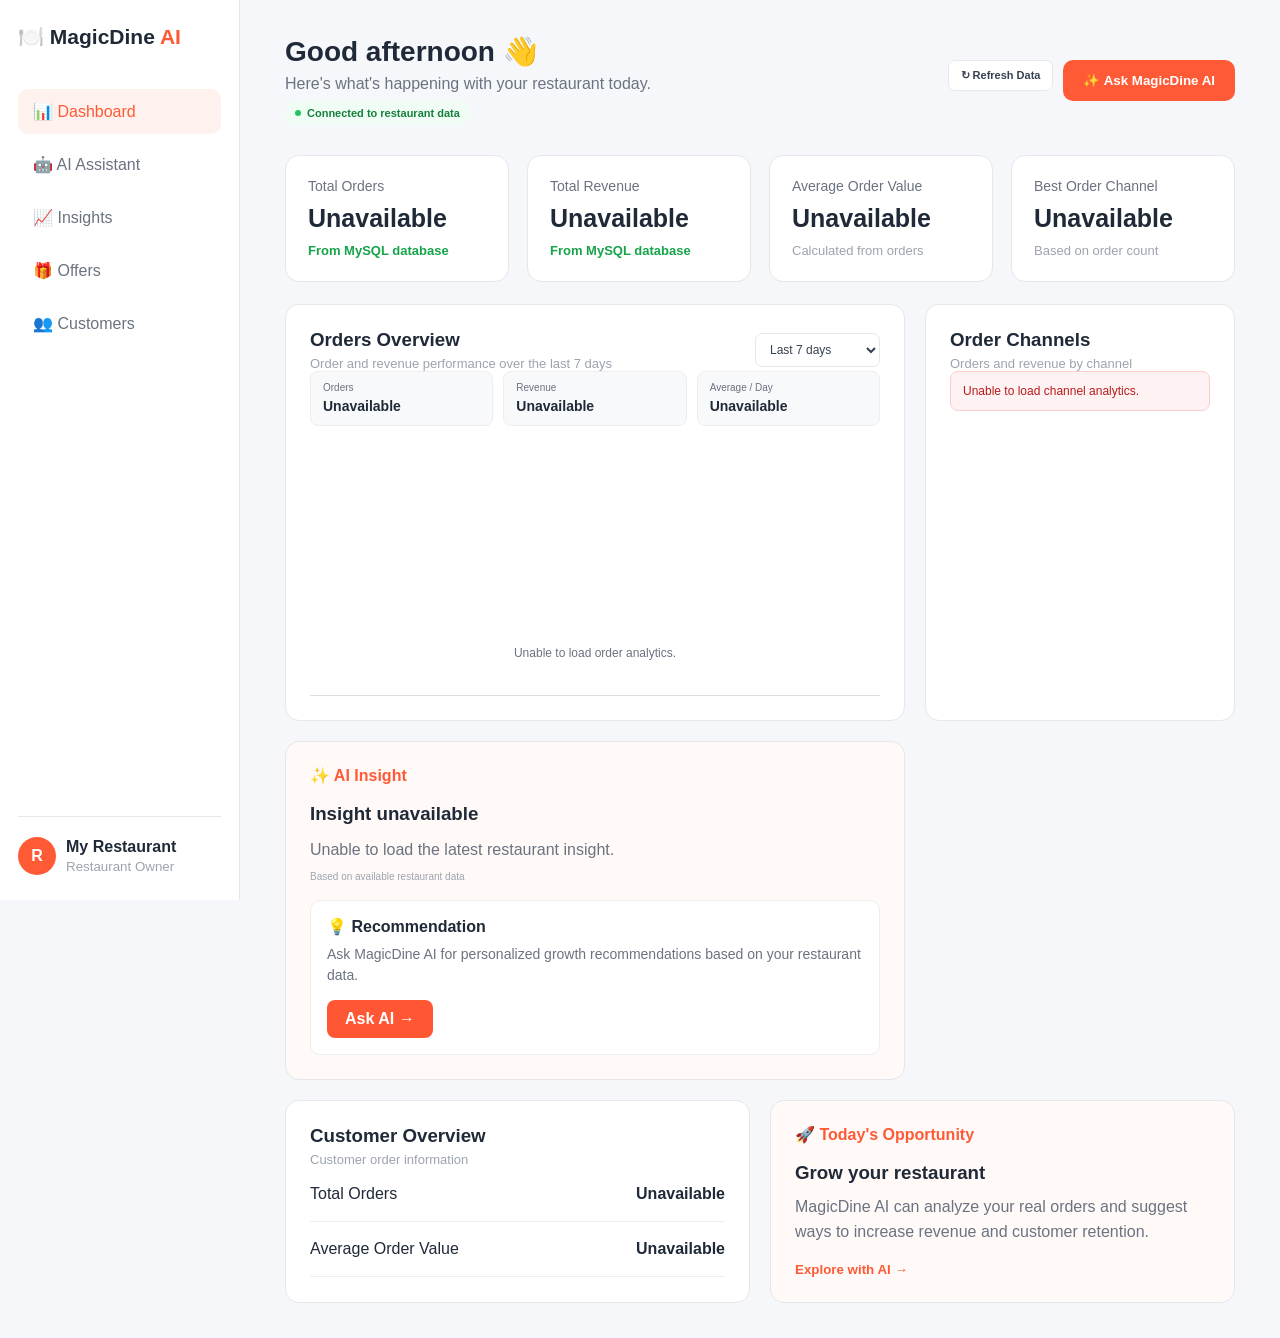
<file: frontend/index.html>
<!DOCTYPE html>
<html lang="en">

<head>

    <meta charset="UTF-8">

    <meta
        name="viewport"
        content="width=device-width, initial-scale=1.0"
    >

    <title>MagicDine AI</title>

    <link
        rel="stylesheet"
        href="style.css"
    >

    <style>

        /* ==========================================
           DASHBOARD ENHANCEMENTS
        =========================================== */

        .dashboard-status {
            display: inline-flex;
            align-items: center;
            gap: 6px;
            padding: 6px 10px;
            margin-top: 8px;
            border-radius: 20px;
            background: #f0fdf4;
            color: #15803d;
            font-size: 11px;
            font-weight: 600;
        }

        .dashboard-status-dot {
            width: 6px;
            height: 6px;
            border-radius: 50%;
            background: #22c55e;
        }

        .stat-card {
            transition: 0.2s ease;
        }

        .stat-card:hover {
            transform: translateY(-2px);
        }

        .stat-card h2 {
            min-height: 28px;
        }

        .card-header {
            gap: 15px;
        }

        #orderPeriod {
            min-width: 125px;
            padding: 8px 10px;
            border: 1px solid #e5e7eb;
            border-radius: 7px;
            background: #ffffff;
            color: #374151;
            font-size: 12px;
            outline: none;
            cursor: pointer;
        }

        #orderPeriod:focus {
            border-color: #ff5733;
        }

        .dashboard-chart-summary {
            display: grid;
            grid-template-columns: repeat(3, 1fr);
            gap: 10px;
            margin-bottom: 15px;
        }

        .chart-summary-item {
            padding: 10px 12px;
            border: 1px solid #eeeeee;
            border-radius: 8px;
            background: #f8f9fb;
        }

        .chart-summary-item span {
            display: block;
            margin-bottom: 4px;
            color: #6b7280;
            font-size: 10px;
        }

        .chart-summary-item strong {
            color: #1f2937;
            font-size: 14px;
        }

        .channel-item {
            margin-bottom: 14px;
        }

        .channel-header {
            display: flex;
            align-items: center;
            justify-content: space-between;
            gap: 10px;
            margin-bottom: 7px;
        }

        .channel-header span {
            color: #374151;
            font-size: 12px;
            font-weight: 600;
        }

        .channel-header strong {
            color: #1f2937;
            font-size: 11px;
        }

        .channel-bar {
            width: 100%;
            height: 7px;
            overflow: hidden;
            border-radius: 10px;
            background: #eeeeee;
        }

        .channel-bar-fill {
            height: 100%;
            border-radius: 10px;
            background: #ff5733;
            transition: width 0.4s ease;
        }

        .channel-percentage {
            margin-top: 4px;
            color: #9ca3af;
            font-size: 10px;
            text-align: right;
        }

        .dashboard-insight-meta {
            margin-top: 8px;
            color: #9ca3af;
            font-size: 10px;
        }

        .recommendation {
            margin-top: 18px;
        }

        .recommendation strong {
            display: block;
            margin-bottom: 6px;
        }

        .recommendation p {
            line-height: 1.5;
        }

        .dashboard-error {
            padding: 12px;
            border: 1px solid #fecaca;
            border-radius: 8px;
            background: #fef2f2;
            color: #b91c1c;
            font-size: 12px;
        }

        .customer-row {
            display: flex;
            align-items: center;
            justify-content: space-between;
            gap: 15px;
        }

        .customer-row strong {
            color: #1f2937;
        }

        .opportunity {
            position: relative;
            overflow: hidden;
        }

        .opportunity button {
            cursor: pointer;
        }

        .dashboard-refresh {
            padding: 8px 12px;
            border: 1px solid #e5e7eb;
            border-radius: 7px;
            background: #ffffff;
            color: #374151;
            font-size: 11px;
            font-weight: 600;
            cursor: pointer;
        }

        .dashboard-refresh:hover {
            background: #f8f9fb;
        }

        .topbar-actions {
            display: flex;
            align-items: flex-start;
            gap: 10px;
        }

        .chart-empty {
            padding: 35px 15px;
            text-align: center;
            color: #6b7280;
            font-size: 12px;
        }

        /* ==========================================
           RESPONSIVE
        =========================================== */

        @media (max-width: 900px) {

            .dashboard-chart-summary {
                grid-template-columns: 1fr;
            }

            .topbar-actions {
                align-items: flex-end;
                flex-direction: column;
            }

        }

        @media (max-width: 650px) {

            .topbar-actions {
                width: 100%;
                align-items: stretch;
            }

            .dashboard-refresh {
                width: 100%;
            }

            .card-header {
                align-items: flex-start;
                flex-direction: column;
            }

            #orderPeriod {
                width: 100%;
            }

            .channel-header {
                align-items: flex-start;
                flex-direction: column;
            }

        }

    </style>

</head>


<body>


    <!-- ==========================================
         SIDEBAR
    =========================================== -->

    <aside class="sidebar">

        <div class="logo">
            🍽️ MagicDine <span>AI</span>
        </div>


        <nav>

            <a
                class="active"
                href="index.html"
            >
                📊 Dashboard
            </a>


            <a href="assistant.html">
                🤖 AI Assistant
            </a>


            <a href="insights.html">
                📈 Insights
            </a>


            <a href="offers.html">
                🎁 Offers
            </a>


            <a href="customers.html">
                👥 Customers
            </a>

        </nav>


        <div class="restaurant">

            <div class="restaurant-icon">
                R
            </div>


            <div>

                <strong>
                    My Restaurant
                </strong>

                <small>
                    Restaurant Owner
                </small>

            </div>

        </div>

    </aside>


    <!-- ==========================================
         MAIN CONTENT
    =========================================== -->

    <main class="main">


        <!-- ======================================
             HEADER
        ======================================= -->

        <header class="topbar">


            <div>

                <h1>
                    Good afternoon 👋
                </h1>


                <p>
                    Here's what's happening with your restaurant today.
                </p>


                <div class="dashboard-status">

                    <span class="dashboard-status-dot"></span>

                    Connected to restaurant data

                </div>

            </div>


            <div class="topbar-actions">

                <button
                    type="button"
                    class="dashboard-refresh"
                    onclick="refreshDashboard()"
                >
                    ↻ Refresh Data
                </button>


                <button
                    type="button"
                    class="ai-button"
                    onclick="window.location.href='assistant.html'"
                >
                    ✨ Ask MagicDine AI
                </button>

            </div>


        </header>


        <!-- ======================================
             STATISTICS
        ======================================= -->

        <section class="stats">


            <!-- TOTAL ORDERS -->

            <div class="stat-card">

                <p>
                    Total Orders
                </p>


                <h2 id="totalOrders">
                    Loading...
                </h2>


                <span class="positive">
                    From MySQL database
                </span>

            </div>


            <!-- TOTAL REVENUE -->

            <div class="stat-card">

                <p>
                    Total Revenue
                </p>


                <h2 id="totalRevenue">
                    Loading...
                </h2>


                <span class="positive">
                    From MySQL database
                </span>

            </div>


            <!-- AVERAGE ORDER VALUE -->

            <div class="stat-card">

                <p>
                    Average Order Value
                </p>


                <h2 id="averageOrderValue">
                    Loading...
                </h2>


                <span>
                    Calculated from orders
                </span>

            </div>


            <!-- BEST CHANNEL -->

            <div class="stat-card">

                <p>
                    Best Order Channel
                </p>


                <h2 id="bestChannel">
                    Loading...
                </h2>


                <span>
                    Based on order count
                </span>

            </div>


        </section>


        <!-- ======================================
             DASHBOARD GRID
        ======================================= -->

        <section class="dashboard-grid">


            <!-- ==================================
                 ORDERS CHART
            =================================== -->

            <div class="card large-card">


                <div class="card-header">

                    <div>

                        <h3>
                            Orders Overview
                        </h3>


                        <p id="orderPeriodDescription">
                            Order performance over the last 7 days
                        </p>

                    </div>


                    <select id="orderPeriod">

                        <option value="7">
                            Last 7 days
                        </option>


                        <option value="30">
                            Last 30 days
                        </option>

                    </select>

                </div>


                <!-- CHART SUMMARY -->

                <div
                    id="dashboardChartSummary"
                    class="dashboard-chart-summary"
                >

                    <div class="chart-summary-item">

                        <span>
                            Orders
                        </span>

                        <strong id="chartOrderCount">
                            Loading...
                        </strong>

                    </div>


                    <div class="chart-summary-item">

                        <span>
                            Revenue
                        </span>

                        <strong id="chartRevenue">
                            Loading...
                        </strong>

                    </div>


                    <div class="chart-summary-item">

                        <span>
                            Average / Day
                        </span>

                        <strong id="chartAverage">
                            Loading...
                        </strong>

                    </div>

                </div>


                <!-- REAL ORDER ANALYTICS -->

                <div
                    class="chart"
                    id="ordersChart"
                >

                    <div class="chart-empty">
                        Loading order analytics...
                    </div>

                </div>


            </div>


            <!-- ==================================
                 ORDER CHANNEL ANALYTICS
            =================================== -->

            <div class="card channel-card">


                <div class="card-header">

                    <div>

                        <h3>
                            Order Channels
                        </h3>

                        <p>
                            Orders and revenue by channel
                        </p>

                    </div>

                </div>


                <div id="channelAnalytics">

                    <div class="chart-empty">
                        Loading channel analytics...
                    </div>

                </div>


            </div>


            <!-- ==================================
                 DYNAMIC AI INSIGHT
            =================================== -->

            <div class="card insight-card">


                <div class="ai-title">
                    ✨ AI Insight
                </div>


                <h3 id="dashboardInsightTitle">
                    Loading insight...
                </h3>


                <p id="dashboardInsightDescription">
                    MagicDine AI is analyzing your real
                    restaurant order data.
                </p>


                <div class="dashboard-insight-meta">
                    Based on available restaurant data
                </div>


                <!-- RECOMMENDATION -->

                <div class="recommendation">


                    <strong>
                        💡 Recommendation
                    </strong>


                    <p>
                        Ask MagicDine AI for personalized
                        growth recommendations based on
                        your restaurant data.
                    </p>


                    <a
                        href="assistant.html"
                        class="ai-action-button"
                    >
                        Ask AI →
                    </a>


                </div>


            </div>


        </section>


        <!-- ======================================
             BOTTOM SECTION
        ======================================= -->

        <section class="bottom-grid">


            <!-- ==================================
                 CUSTOMER OVERVIEW
            =================================== -->

            <div class="card">


                <div class="card-header">

                    <div>

                        <h3>
                            Customer Overview
                        </h3>


                        <p>
                            Customer order information
                        </p>

                    </div>

                </div>


                <div class="customer-row">

                    <span>
                        Total Orders
                    </span>


                    <strong id="customerOrders">
                        Loading...
                    </strong>

                </div>


                <div class="customer-row">

                    <span>
                        Average Order Value
                    </span>


                    <strong id="customerAOV">
                        Loading...
                    </strong>

                </div>


            </div>


            <!-- ==================================
                 OPPORTUNITY
            =================================== -->

            <div class="card opportunity">


                <div class="ai-title">
                    🚀 Today's Opportunity
                </div>


                <h3>
                    Grow your restaurant
                </h3>


                <p>
                    MagicDine AI can analyze your real
                    orders and suggest ways to increase
                    revenue and customer retention.
                </p>


                <button
                    type="button"
                    onclick="window.location.href='assistant.html'"
                >
                    Explore with AI →
                </button>


            </div>


        </section>


    </main>


    <!-- ==========================================
         DASHBOARD JAVASCRIPT
    =========================================== -->

    <script>


        // ==========================================
        // API BASE URL
        // ==========================================

        const API_BASE =
            "https://magic-dine-restaurant-ai.onrender.com";


        // ==========================================
        // FORMAT CURRENCY
        // ==========================================

        function formatCurrency(value) {

            return "₹" +
                Number(value || 0)
                    .toLocaleString(
                        "en-IN",
                        {
                            maximumFractionDigits: 0
                        }
                    );

        }


        // ==========================================
        // ESCAPE HTML
        // ==========================================

        function escapeHtml(value) {

            return String(value ?? "")
                .replace(/&/g, "&amp;")
                .replace(/</g, "&lt;")
                .replace(/>/g, "&gt;")
                .replace(/"/g, "&quot;")
                .replace(/'/g, "&#039;");

        }


        // ==========================================
        // LOAD REAL METRICS
        // ==========================================

        async function loadDashboardMetrics() {

            try {

                const response =
                    await fetch(
                        `${API_BASE}/metrics`
                    );


                if (!response.ok) {

                    throw new Error(
                        `Backend returned ${response.status}`
                    );

                }


                const data =
                    await response.json();


                // ======================================
                // TOP DASHBOARD CARDS
                // ======================================

                document.getElementById(
                    "totalOrders"
                ).textContent =
                    Number(
                        data.total_orders || 0
                    );


                document.getElementById(
                    "totalRevenue"
                ).textContent =
                    formatCurrency(
                        data.total_revenue
                    );


                document.getElementById(
                    "averageOrderValue"
                ).textContent =
                    formatCurrency(
                        data.average_order_value
                    );


                document.getElementById(
                    "bestChannel"
                ).textContent =
                    data.best_channel ||
                    "No data";


                // ======================================
                // CUSTOMER OVERVIEW
                // ======================================

                document.getElementById(
                    "customerOrders"
                ).textContent =
                    Number(
                        data.total_orders || 0
                    );


                document.getElementById(
                    "customerAOV"
                ).textContent =
                    formatCurrency(
                        data.average_order_value
                    );


                console.log(
                    "Dashboard metrics:",
                    data
                );


            } catch (error) {

                console.error(
                    "Error loading dashboard metrics:",
                    error
                );


                document.getElementById(
                    "totalOrders"
                ).textContent =
                    "Unavailable";


                document.getElementById(
                    "totalRevenue"
                ).textContent =
                    "Unavailable";


                document.getElementById(
                    "averageOrderValue"
                ).textContent =
                    "Unavailable";


                document.getElementById(
                    "bestChannel"
                ).textContent =
                    "Unavailable";


                document.getElementById(
                    "customerOrders"
                ).textContent =
                    "Unavailable";


                document.getElementById(
                    "customerAOV"
                ).textContent =
                    "Unavailable";

            }

        }


        // ==========================================
        // LOAD ORDER ANALYTICS
        // ==========================================

        async function loadOrderAnalytics() {

            try {

                const days =
                    Number(
                        document.getElementById(
                            "orderPeriod"
                        ).value
                    );


                document.getElementById(
                    "orderPeriodDescription"
                ).textContent =
                    `Order and revenue performance over the last ${days} days`;


                const response =
                    await fetch(
                        `${API_BASE}/orders-analytics?days=${days}`
                    );


                if (!response.ok) {

                    throw new Error(
                        `Backend returned ${response.status}`
                    );

                }


                const data =
                    await response.json();


                const orders =
                    Array.isArray(
                        data.orders
                    )
                        ? data.orders
                        : [];


                const chart =
                    document.getElementById(
                        "ordersChart"
                    );


                chart.innerHTML = "";


                // ======================================
                // EMPTY DATA
                // ======================================

                if (orders.length === 0) {

                    chart.innerHTML = `
                        <div class="chart-empty">
                            No order data available for this period.
                        </div>
                    `;


                    updateChartSummary(
                        0,
                        0,
                        0
                    );


                    return;

                }


                // ======================================
                // CALCULATE SUMMARY
                // ======================================

                const totalOrders =
                    orders.reduce(
                        (
                            total,
                            order
                        ) =>
                            total +
                            Number(
                                order.order_count || 0
                            ),
                        0
                    );


                const totalRevenue =
                    orders.reduce(
                        (
                            total,
                            order
                        ) =>
                            total +
                            Number(
                                order.revenue || 0
                            ),
                        0
                    );


                const averagePerDay =
                    orders.length > 0
                        ? totalRevenue /
                          orders.length
                        : 0;


                updateChartSummary(
                    totalOrders,
                    totalRevenue,
                    averagePerDay
                );


                // ======================================
                // FIND MAX REVENUE
                // ======================================

                const maxRevenue =
                    Math.max(
                        ...orders.map(
                            order =>
                                Number(
                                    order.revenue || 0
                                )
                        )
                    );


                // ======================================
                // CREATE CHART BARS
                // ======================================

                orders.forEach(
                    order => {


                        const revenue =
                            Number(
                                order.revenue || 0
                            );


                        const orderCount =
                            Number(
                                order.order_count || 0
                            );


                        const height =
                            maxRevenue > 0
                                ? (
                                    revenue /
                                    maxRevenue
                                ) * 100
                                : 0;


                        const formattedDate =
                            new Date(
                                order.order_date
                            ).toLocaleDateString(
                                "en-IN",
                                {
                                    day: "2-digit",
                                    month: "short"
                                }
                            );


                        const bar =
                            document.createElement(
                                "div"
                            );


                        bar.className =
                            "bar";


                        bar.style.height =
                            `${Math.max(height, 3)}%`;


                        bar.title =
                            `${formattedDate} | Orders: ${orderCount} | Revenue: ${formatCurrency(revenue)}`;


                        bar.innerHTML = `

                            <strong>
                                ${formatCurrency(revenue)}
                            </strong>

                            <span>
                                ${formattedDate}
                            </span>

                        `;


                        chart.appendChild(
                            bar
                        );

                    }
                );


            } catch (error) {

                console.error(
                    "Order analytics error:",
                    error
                );


                document.getElementById(
                    "ordersChart"
                ).innerHTML = `
                    <div class="chart-empty">
                        Unable to load order analytics.
                    </div>
                `;


                updateChartSummary(
                    null,
                    null,
                    null
                );

            }

        }


        // ==========================================
        // UPDATE CHART SUMMARY
        // ==========================================

        function updateChartSummary(
            orders,
            revenue,
            average
        ) {

            document.getElementById(
                "chartOrderCount"
            ).textContent =
                orders === null
                    ? "Unavailable"
                    : orders;


            document.getElementById(
                "chartRevenue"
            ).textContent =
                revenue === null
                    ? "Unavailable"
                    : formatCurrency(
                        revenue
                    );


            document.getElementById(
                "chartAverage"
            ).textContent =
                average === null
                    ? "Unavailable"
                    : formatCurrency(
                        average
                    );

        }


        // ==========================================
        // LOAD DYNAMIC DASHBOARD INSIGHT
        // ==========================================

        async function loadDashboardInsight() {

            try {

                const response =
                    await fetch(
                        `${API_BASE}/dashboard-insight`
                    );


                if (!response.ok) {

                    throw new Error(
                        `Backend returned ${response.status}`
                    );

                }


                const data =
                    await response.json();


                document.getElementById(
                    "dashboardInsightTitle"
                ).textContent =
                    data.title ||
                    "Restaurant Insight";


                document.getElementById(
                    "dashboardInsightDescription"
                ).textContent =
                    data.description ||
                    "No additional insight is available.";

            } catch (error) {

                console.error(
                    "Dashboard insight error:",
                    error
                );


                document.getElementById(
                    "dashboardInsightTitle"
                ).textContent =
                    "Insight unavailable";


                document.getElementById(
                    "dashboardInsightDescription"
                ).textContent =
                    "Unable to load the latest restaurant insight.";

            }

        }


        // ==========================================
        // LOAD ORDER CHANNEL ANALYTICS
        // ==========================================

        async function loadChannelAnalytics() {

            try {

                const response =
                    await fetch(
                        `${API_BASE}/channel-analytics`
                    );


                if (!response.ok) {

                    throw new Error(
                        `Backend returned ${response.status}`
                    );

                }


                const data =
                    await response.json();


                const container =
                    document.getElementById(
                        "channelAnalytics"
                    );


                container.innerHTML = "";


                const channels =
                    Array.isArray(
                        data.channels
                    )
                        ? data.channels
                        : [];


                if (channels.length === 0) {

                    container.innerHTML = `
                        <div class="chart-empty">
                            No channel data available.
                        </div>
                    `;

                    return;

                }


                // ======================================
                // TOTALS
                // ======================================

                const totalOrders =
                    channels.reduce(
                        (
                            total,
                            channel
                        ) =>
                            total +
                            Number(
                                channel.order_count || 0
                            ),
                        0
                    );


                const totalRevenue =
                    channels.reduce(
                        (
                            total,
                            channel
                        ) =>
                            total +
                            Number(
                                channel.revenue || 0
                            ),
                        0
                    );


                const maxRevenue =
                    Math.max(
                        ...channels.map(
                            channel =>
                                Number(
                                    channel.revenue || 0
                                )
                        )
                    );


                // ======================================
                // CREATE CHANNEL ROWS
                // ======================================

                channels.forEach(
                    channel => {


                        const orderCount =
                            Number(
                                channel.order_count || 0
                            );


                        const revenue =
                            Number(
                                channel.revenue || 0
                            );


                        const percentage =
                            maxRevenue > 0
                                ? (
                                    revenue /
                                    maxRevenue
                                ) * 100
                                : 0;


                        const orderShare =
                            totalOrders > 0
                                ? (
                                    orderCount /
                                    totalOrders
                                ) * 100
                                : 0;


                        const orderText =
                            orderCount === 1
                                ? "1 order"
                                : `${orderCount} orders`;


                        container.innerHTML += `

                            <div class="channel-item">

                                <div class="channel-header">

                                    <span>
                                        ${escapeHtml(
                                            channel.order_channel ||
                                            "Unknown"
                                        )}
                                    </span>

                                    <strong>
                                        ${orderText} ·
                                        ${formatCurrency(revenue)}
                                    </strong>

                                </div>


                                <div class="channel-bar">

                                    <div
                                        class="channel-bar-fill"
                                        style="width:${percentage}%"
                                    ></div>

                                </div>


                                <div class="channel-percentage">
                                    ${orderShare.toFixed(1)}%
                                    of recorded orders
                                </div>

                            </div>

                        `;

                    }
                );


            } catch (error) {

                console.error(
                    "Channel analytics error:",
                    error
                );


                document.getElementById(
                    "channelAnalytics"
                ).innerHTML = `
                    <div class="dashboard-error">
                        Unable to load channel analytics.
                    </div>
                `;

            }

        }


        // ==========================================
        // REFRESH ENTIRE DASHBOARD
        // ==========================================

        async function refreshDashboard() {

            const refreshButton =
                document.querySelector(
                    ".dashboard-refresh"
                );


            if (refreshButton) {

                refreshButton.disabled = true;

                refreshButton.textContent =
                    "↻ Refreshing...";

            }


            await Promise.all([
                loadDashboardMetrics(),
                loadOrderAnalytics(),
                loadDashboardInsight(),
                loadChannelAnalytics()
            ]);


            if (refreshButton) {

                refreshButton.disabled = false;

                refreshButton.textContent =
                    "↻ Refresh Data";

            }

        }


        // ==========================================
        // ORDER PERIOD SELECTOR
        // ==========================================

        document
            .getElementById(
                "orderPeriod"
            )
            .addEventListener(
                "change",
                function() {

                    loadOrderAnalytics();

                }
            );


        // ==========================================
        // START DASHBOARD
        // ==========================================

        loadDashboardMetrics();

        loadOrderAnalytics();

        loadDashboardInsight();

        loadChannelAnalytics();


    </script>


</body>

</html>
</file>
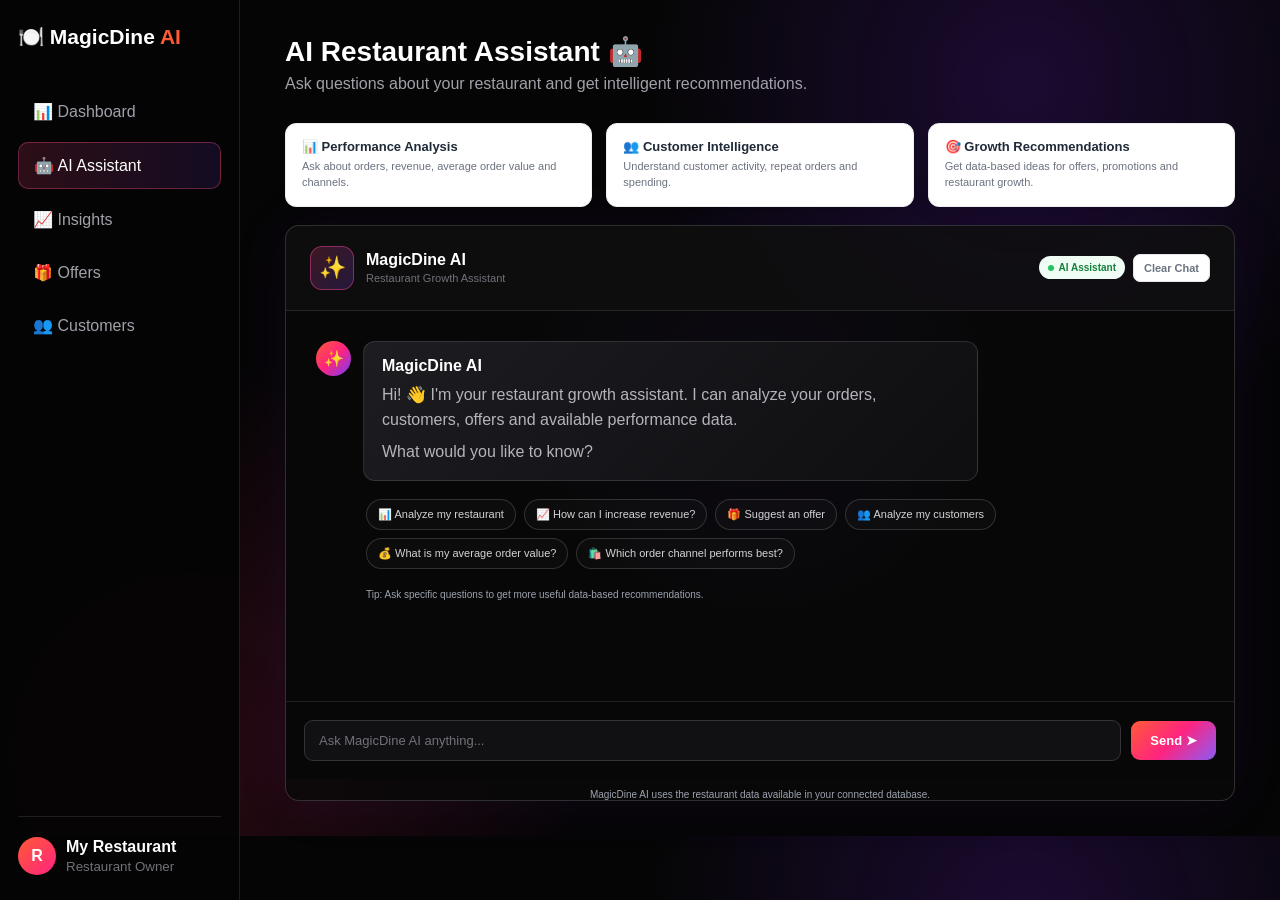
<file: frontend/assistant.html>
<!DOCTYPE html>
<html lang="en">

<head>

    <meta charset="UTF-8">

    <meta
        name="viewport"
        content="width=device-width, initial-scale=1.0"
    >

    <title>MagicDine AI Assistant</title>

    <link
        rel="stylesheet"
        href="style.css"
    >

    <style>

        /* ==========================================
           AI ASSISTANT PAGE
        =========================================== */

        .assistant-intro {
            display: grid;
            grid-template-columns: 1fr 1fr 1fr;
            gap: 14px;
            margin-bottom: 18px;
        }

        .assistant-info-card {
            padding: 15px 16px;
            background: #ffffff;
            border: 1px solid #eeeeee;
            border-radius: 11px;
        }

        .assistant-info-card strong {
            display: block;
            margin-bottom: 5px;
            color: #1f2937;
            font-size: 13px;
        }

        .assistant-info-card p {
            margin: 0;
            color: #6b7280;
            font-size: 11px;
            line-height: 1.45;
        }

        .chat-container {
            overflow: hidden;
        }

        .chat-header {
            display: flex;
            align-items: center;
            justify-content: space-between;
            gap: 15px;
        }

        .chat-header-left {
            display: flex;
            align-items: center;
            gap: 12px;
        }

        .ai-avatar {
            flex-shrink: 0;
            width: 44px;
            height: 44px;
            display: flex;
            align-items: center;
            justify-content: center;
            border-radius: 12px;
            background: #fff7ed;
            font-size: 22px;
        }

        .chat-header-text h3 {
            margin: 0 0 3px;
            color: #1f2937;
            font-size: 16px;
        }

        .chat-header-text p {
            margin: 0;
            color: #6b7280;
            font-size: 11px;
        }

        .chat-header-actions {
            display: flex;
            align-items: center;
            gap: 8px;
        }

        .ai-status {
            display: inline-flex;
            align-items: center;
            gap: 5px;
            padding: 6px 9px;
            border-radius: 20px;
            background: #f0fdf4;
            color: #15803d;
            font-size: 10px;
            font-weight: 600;
        }

        .ai-status-dot {
            width: 6px;
            height: 6px;
            border-radius: 50%;
            background: #22c55e;
        }

        .clear-chat-button {
            padding: 7px 10px;
            border: 1px solid #e5e7eb;
            border-radius: 7px;
            background: #ffffff;
            color: #6b7280;
            font-size: 11px;
            font-weight: 600;
            cursor: pointer;
        }

        .clear-chat-button:hover {
            background: #f8f9fb;
            color: #374151;
        }

        .chat-messages {
            min-height: 390px;
            max-height: 540px;
            overflow-y: auto;
            scroll-behavior: smooth;
        }

        .chat-messages::-webkit-scrollbar {
            width: 6px;
        }

        .chat-messages::-webkit-scrollbar-thumb {
            border-radius: 10px;
            background: #d1d5db;
        }

        .message {
            margin-bottom: 18px;
        }

        .message-content {
            max-width: 82%;
        }

        .message-content p {
            line-height: 1.55;
        }

        .suggestions {
            display: flex;
            flex-wrap: wrap;
            gap: 8px;
            margin: 8px 0 20px 50px;
        }

        .suggestions button {
            padding: 8px 11px;
            border: 1px solid #e5e7eb;
            border-radius: 20px;
            background: #ffffff;
            color: #374151;
            font-size: 11px;
            cursor: pointer;
            transition: 0.2s ease;
        }

        .suggestions button:hover {
            border-color: #fed7aa;
            background: #fff7ed;
            color: #ea580c;
        }

        .assistant-tip {
            margin: 0 0 16px 50px;
            color: #9ca3af;
            font-size: 10px;
        }

        .chat-input {
            display: flex;
            align-items: center;
            gap: 10px;
        }

        .chat-input input {
            flex: 1;
            min-width: 0;
            padding: 12px 14px;
            border: 1px solid #e5e7eb;
            border-radius: 9px;
            outline: none;
            font-size: 13px;
            background: #ffffff;
        }

        .chat-input input:focus {
            border-color: #ff5733;
            box-shadow: 0 0 0 3px rgba(255, 87, 51, 0.08);
        }

        .chat-input button {
            min-width: 85px;
            padding: 12px 15px;
            border: none;
            border-radius: 9px;
            background: #ff5733;
            color: #ffffff;
            font-size: 13px;
            font-weight: 600;
            cursor: pointer;
        }

        .chat-input button:hover {
            opacity: 0.92;
        }

        .assistant-footer {
            margin-top: 10px;
            text-align: center;
            color: #9ca3af;
            font-size: 10px;
        }

        .welcome-actions {
            margin-top: 4px;
        }

        /* ==========================================
           RESPONSIVE
        =========================================== */

        @media (max-width: 900px) {

            .assistant-intro {
                grid-template-columns: 1fr;
            }

            .chat-messages {
                max-height: 500px;
            }

        }

        @media (max-width: 650px) {

            .chat-header {
                align-items: flex-start;
                flex-direction: column;
            }

            .chat-header-actions {
                width: 100%;
                justify-content: space-between;
            }

            .chat-messages {
                min-height: 350px;
            }

            .message-content {
                max-width: 90%;
            }

            .suggestions {
                margin-left: 0;
            }

            .assistant-tip {
                margin-left: 0;
            }

            .chat-input {
                align-items: stretch;
                flex-direction: column;
            }

            .chat-input button {
                width: 100%;
            }

        }

    </style>

</head>


<body>


    <!-- ==========================================
         SIDEBAR
    =========================================== -->

    <aside class="sidebar">

        <div class="logo">
            🍽️ MagicDine <span>AI</span>
        </div>


        <nav>

            <a href="index.html">
                📊 Dashboard
            </a>


            <a
                class="active"
                href="assistant.html"
            >
                🤖 AI Assistant
            </a>


            <a href="insights.html">
                📈 Insights
            </a>


            <a href="offers.html">
                🎁 Offers
            </a>


            <a href="customers.html">
                👥 Customers
            </a>

        </nav>


        <div class="restaurant">

            <div class="restaurant-icon">
                R
            </div>


            <div>

                <strong>
                    My Restaurant
                </strong>

                <small>
                    Restaurant Owner
                </small>

            </div>

        </div>

    </aside>


    <!-- ==========================================
         MAIN CONTENT
    =========================================== -->

    <main class="main">


        <!-- ======================================
             HEADER
        ======================================= -->

        <header class="topbar">

            <div>

                <h1>
                    AI Restaurant Assistant 🤖
                </h1>

                <p>
                    Ask questions about your restaurant
                    and get intelligent recommendations.
                </p>

            </div>

        </header>


        <!-- ======================================
             ASSISTANT CAPABILITIES
        ======================================= -->

        <section class="assistant-intro">


            <div class="assistant-info-card">

                <strong>
                    📊 Performance Analysis
                </strong>

                <p>
                    Ask about orders, revenue,
                    average order value and channels.
                </p>

            </div>


            <div class="assistant-info-card">

                <strong>
                    👥 Customer Intelligence
                </strong>

                <p>
                    Understand customer activity,
                    repeat orders and spending.
                </p>

            </div>


            <div class="assistant-info-card">

                <strong>
                    🎯 Growth Recommendations
                </strong>

                <p>
                    Get data-based ideas for offers,
                    promotions and restaurant growth.
                </p>

            </div>


        </section>


        <!-- ======================================
             CHAT
        ======================================= -->

        <section class="card chat-container">


            <!-- CHAT HEADER -->

            <div class="chat-header">


                <div class="chat-header-left">

                    <div class="ai-avatar">
                        ✨
                    </div>


                    <div class="chat-header-text">

                        <h3>
                            MagicDine AI
                        </h3>

                        <p>
                            Restaurant Growth Assistant
                        </p>

                    </div>

                </div>


                <div class="chat-header-actions">

                    <span class="ai-status">

                        <span class="ai-status-dot"></span>

                        AI Assistant

                    </span>


                    <button
                        type="button"
                        class="clear-chat-button"
                        onclick="clearChat()"
                    >
                        Clear Chat
                    </button>

                </div>


            </div>


            <!-- CHAT MESSAGES -->

            <div
                class="chat-messages"
                id="chatBox"
            >


                <!-- INITIAL AI MESSAGE -->

                <div class="message ai-message">


                    <div class="message-avatar">
                        ✨
                    </div>


                    <div class="message-content">


                        <strong>
                            MagicDine AI
                        </strong>


                        <p>
                            Hi! 👋 I'm your restaurant growth assistant.
                            I can analyze your orders, customers,
                            offers and available performance data.
                        </p>


                        <p>
                            What would you like to know?
                        </p>


                    </div>


                </div>


                <!-- SUGGESTIONS -->

                <div class="suggestions">


                    <button
                        type="button"
                    >
                        📊 Analyze my restaurant
                    </button>


                    <button
                        type="button"
                    >
                        📈 How can I increase revenue?
                    </button>


                    <button
                        type="button"
                    >
                        🎁 Suggest an offer
                    </button>


                    <button
                        type="button"
                    >
                        👥 Analyze my customers
                    </button>


                    <button
                        type="button"
                    >
                        💰 What is my average order value?
                    </button>


                    <button
                        type="button"
                    >
                        🛍️ Which order channel performs best?
                    </button>


                </div>


                <p class="assistant-tip">
                    Tip: Ask specific questions to get more useful
                    data-based recommendations.
                </p>


            </div>


            <!-- INPUT -->

            <div class="chat-input">


                <input
                    id="questionInput"
                    type="text"
                    autocomplete="off"
                    placeholder="Ask MagicDine AI anything..."
                >


                <button
                    type="button"
                >
                    Send ➤
                </button>


            </div>


            <div class="assistant-footer">

                MagicDine AI uses the restaurant data available
                in your connected database.

            </div>


        </section>


    </main>


    <!-- ==========================================
         JAVASCRIPT
    =========================================== -->

    <script src="script.js?v=2"></script>


    <script>

        // ==========================================
        // CLEAR CHAT
        // ==========================================

        function clearChat() {

            const chatBox =
                document.getElementById(
                    "chatBox"
                );


            if (!chatBox) {
                return;
            }


            chatBox.innerHTML = `

                <div class="message ai-message">

                    <div class="message-avatar">
                        ✨
                    </div>

                    <div class="message-content">

                        <strong>
                            MagicDine AI
                        </strong>

                        <p>
                            Hi! 👋 I'm your restaurant growth assistant.
                        </p>

                        <p>
                            Your chat has been cleared.
                            What would you like to know?
                        </p>

                    </div>

                </div>


                <div class="suggestions">

                    <button type="button">
                        📊 Analyze my restaurant
                    </button>

                    <button type="button">
                        📈 How can I increase revenue?
                    </button>

                    <button type="button">
                        🎁 Suggest an offer
                    </button>

                    <button type="button">
                        👥 Analyze my customers
                    </button>

                    <button type="button">
                        💰 What is my average order value?
                    </button>

                    <button type="button">
                        🛍️ Which order channel performs best?
                    </button>

                </div>

                <p class="assistant-tip">
                    Tip: Ask specific questions to get more useful
                    data-based recommendations.
                </p>

            `;


            /*
             * Reconnect suggestion buttons after
             * clearing the chat.
             *
             * The main script.js handles the actual
             * question submission.
             */

            if (
                typeof window.attachSuggestionHandlers ===
                "function"
            ) {

                window.attachSuggestionHandlers();

            }

        }


        // ==========================================
        // ENTER KEY SUPPORT
        // ==========================================

        const questionInput =
            document.getElementById(
                "questionInput"
            );


        if (questionInput) {

            questionInput.addEventListener(
                "keydown",
                function(event) {

                    if (
                        event.key === "Enter" &&
                        !event.shiftKey
                    ) {

                        event.preventDefault();


                        const sendButton =
                            document.querySelector(
                                ".chat-input button"
                            );


                        if (sendButton) {

                            sendButton.click();

                        }

                    }

                }
            );

        }


        // ==========================================
        // AUTO-SCROLL CHAT
        // ==========================================

        const chatBox =
            document.getElementById(
                "chatBox"
            );


        if (chatBox) {

            const observer =
                new MutationObserver(
                    function() {

                        chatBox.scrollTop =
                            chatBox.scrollHeight;

                    }
                );


            observer.observe(
                chatBox,
                {
                    childList: true,
                    subtree: true
                }
            );

        }

    </script>


</body>

</html>
</file>
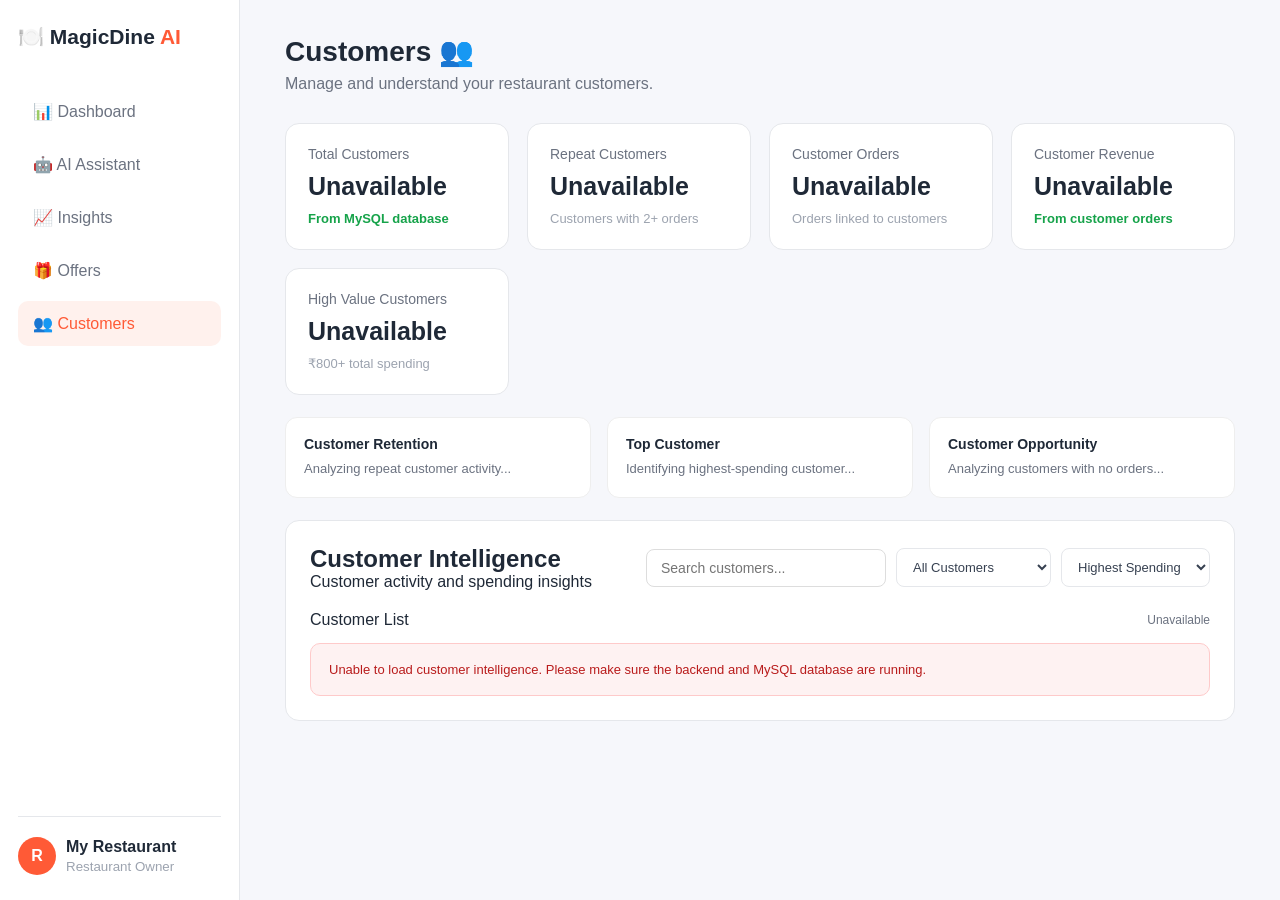
<file: frontend/customers.html>
<!DOCTYPE html>
<html lang="en">

<head>

    <meta charset="UTF-8">

    <meta
        name="viewport"
        content="width=device-width, initial-scale=1.0"
    >

    <title>MagicDine Customers</title>

    <link
        rel="stylesheet"
        href="style.css"
    >

    <style>

        /* ==========================================
           CUSTOMER PAGE
        =========================================== */

        .customer-toolbar {
            display: flex;
            align-items: center;
            justify-content: space-between;
            gap: 16px;
            margin-bottom: 20px;
        }

        .customer-controls {
            display: flex;
            align-items: center;
            gap: 10px;
            flex-wrap: wrap;
        }

        .customer-search {
            width: 260px;
            padding: 10px 13px;
            border: 1px solid #e5e7eb;
            border-radius: 8px;
            outline: none;
            font-size: 13px;
            background: #ffffff;
        }

        .customer-search:focus {
            border-color: #ff5733;
        }

        .customer-filter,
        .customer-sort {
            padding: 10px 12px;
            border: 1px solid #e5e7eb;
            border-radius: 8px;
            background: #ffffff;
            color: #374151;
            font-size: 13px;
            outline: none;
            cursor: pointer;
        }

        .customer-filter:focus,
        .customer-sort:focus {
            border-color: #ff5733;
        }

        .customer-insights {
            display: grid;
            grid-template-columns: repeat(3, 1fr);
            gap: 16px;
            margin-bottom: 22px;
        }

        .customer-insight-card {
            padding: 18px;
            background: #ffffff;
            border: 1px solid #eeeeee;
            border-radius: 12px;
        }

        .customer-insight-card strong {
            display: block;
            margin-bottom: 7px;
            font-size: 14px;
            color: #1f2937;
        }

        .customer-insight-card p {
            margin: 0;
            font-size: 13px;
            line-height: 1.5;
            color: #6b7280;
        }

        .customer-list-header {
            display: flex;
            align-items: center;
            justify-content: space-between;
            margin-bottom: 14px;
        }

        .customer-result-count {
            font-size: 12px;
            color: #6b7280;
        }

        .customer-item {
            display: grid;
            grid-template-columns: 1.5fr 1fr 1fr 1fr 130px;
            align-items: center;
            gap: 18px;
            padding: 18px 20px;
            margin-bottom: 12px;
            background: #f8f9fb;
            border: 1px solid #e5e7eb;
            border-radius: 12px;
            transition: 0.2s ease;
        }

        .customer-item:hover {
            transform: translateY(-1px);
            box-shadow: 0 4px 14px rgba(0, 0, 0, 0.05);
        }

        .customer-main-info strong {
            display: block;
            margin-bottom: 5px;
            color: #1f2937;
            font-size: 15px;
        }

        .customer-main-info p {
            margin: 3px 0;
            color: #6b7280;
            font-size: 12px;
        }

        .customer-status {
            display: inline-block;
            padding: 6px 10px;
            border-radius: 20px;
            font-size: 11px;
            font-weight: 600;
            background: #ffffff;
            border: 1px solid #e5e7eb;
        }

        .customer-metric {
            text-align: center;
        }

        .customer-metric span {
            display: block;
            margin-bottom: 5px;
            color: #6b7280;
            font-size: 11px;
        }

        .customer-metric strong {
            font-size: 15px;
            color: #1f2937;
        }

        .customer-details-button {
            padding: 8px 12px;
            border: 1px solid #fed7aa;
            border-radius: 7px;
            background: #ffffff;
            color: #ea580c;
            font-size: 12px;
            font-weight: 600;
            cursor: pointer;
            transition: 0.2s ease;
        }

        .customer-details-button:hover {
            background: #fff7ed;
        }

        .customer-empty {
            padding: 35px 20px;
            text-align: center;
            color: #6b7280;
            font-size: 14px;
        }

        .customer-loading {
            padding: 30px;
            text-align: center;
            color: #6b7280;
            font-size: 13px;
        }

        .customer-error {
            padding: 18px;
            border: 1px solid #fecaca;
            border-radius: 10px;
            background: #fef2f2;
            color: #b91c1c;
            font-size: 13px;
        }

        /* ==========================================
           CUSTOMER MODAL
        =========================================== */

        .customer-modal {
            position: fixed;
            inset: 0;
            z-index: 9999;
            display: flex;
            align-items: center;
            justify-content: center;
            padding: 20px;
            background: rgba(15, 23, 42, 0.55);
        }

        .customer-modal-content {
            width: min(650px, 100%);
            max-height: 85vh;
            overflow-y: auto;
            padding: 24px;
            background: #ffffff;
            border-radius: 14px;
            box-shadow: 0 20px 50px rgba(0, 0, 0, 0.2);
        }

        .customer-modal-header {
            display: flex;
            align-items: center;
            justify-content: space-between;
            gap: 15px;
            margin-bottom: 20px;
        }

        .customer-modal-header h2 {
            margin: 0;
            font-size: 20px;
            color: #1f2937;
        }

        .customer-modal-close {
            width: 34px;
            height: 34px;
            border: none;
            border-radius: 50%;
            background: #f3f4f6;
            color: #374151;
            font-size: 22px;
            line-height: 1;
            cursor: pointer;
        }

        .customer-modal-close:hover {
            background: #e5e7eb;
        }

        .customer-summary {
            display: grid;
            grid-template-columns: repeat(3, 1fr);
            gap: 12px;
            margin-bottom: 22px;
        }

        .customer-summary-item {
            padding: 14px;
            text-align: center;
            background: #f8f9fb;
            border: 1px solid #eeeeee;
            border-radius: 10px;
        }

        .customer-summary-item span {
            display: block;
            margin-bottom: 6px;
            color: #6b7280;
            font-size: 11px;
        }

        .customer-summary-item strong {
            font-size: 18px;
            color: #1f2937;
        }

        .customer-order-list {
            display: flex;
            flex-direction: column;
            gap: 10px;
        }

        .customer-order {
            display: flex;
            align-items: center;
            justify-content: space-between;
            gap: 15px;
            padding: 14px 16px;
            background: #f8f9fb;
            border: 1px solid #e5e7eb;
            border-radius: 9px;
        }

        .customer-order strong {
            color: #1f2937;
            font-size: 13px;
        }

        .customer-order p {
            margin: 4px 0 0;
            color: #6b7280;
            font-size: 11px;
        }

        .no-orders {
            padding: 20px;
            text-align: center;
            color: #6b7280;
            background: #f8f9fb;
            border-radius: 9px;
        }

        /* ==========================================
           RESPONSIVE
        =========================================== */

        @media (max-width: 1000px) {

            .customer-item {
                grid-template-columns: 1.5fr 1fr 1fr 120px;
            }

            .customer-item .customer-aov {
                display: none;
            }

        }

        @media (max-width: 800px) {

            .customer-insights {
                grid-template-columns: 1fr;
            }

            .customer-toolbar {
                align-items: stretch;
                flex-direction: column;
            }

            .customer-search {
                width: 100%;
            }

            .customer-controls {
                width: 100%;
            }

            .customer-filter,
            .customer-sort {
                flex: 1;
            }

            .customer-item {
                grid-template-columns: 1fr 1fr;
            }

            .customer-main-info {
                grid-column: 1 / -1;
            }

            .customer-details-button {
                width: 100%;
            }

        }

        @media (max-width: 600px) {

            .customer-item {
                grid-template-columns: 1fr;
                gap: 12px;
            }

            .customer-metric {
                text-align: left;
            }

            .customer-details-button {
                width: 100%;
            }

            .customer-summary {
                grid-template-columns: 1fr;
            }

            .customer-modal {
                padding: 10px;
            }

            .customer-modal-content {
                padding: 18px;
            }

        }

    </style>

</head>


<body>


    <!-- ==========================================
         SIDEBAR
    =========================================== -->

    <aside class="sidebar">

        <div class="logo">
            🍽️ MagicDine <span>AI</span>
        </div>

        <nav>

            <a href="index.html">
                📊 Dashboard
            </a>

            <a href="assistant.html">
                🤖 AI Assistant
            </a>

            <a href="insights.html">
                📈 Insights
            </a>

            <a href="offers.html">
                🎁 Offers
            </a>

            <a
                class="active"
                href="customers.html"
            >
                👥 Customers
            </a>

        </nav>


        <div class="restaurant">

            <div class="restaurant-icon">
                R
            </div>

            <div>

                <strong>
                    My Restaurant
                </strong>

                <small>
                    Restaurant Owner
                </small>

            </div>

        </div>

    </aside>


    <!-- ==========================================
         MAIN CONTENT
    =========================================== -->

    <main class="main">


        <!-- ======================================
             HEADER
        ======================================= -->

        <header class="topbar">

            <div>

                <h1>
                    Customers 👥
                </h1>

                <p>
                    Manage and understand your restaurant customers.
                </p>

            </div>

        </header>


        <!-- ======================================
             CUSTOMER STATISTICS
        ======================================= -->

        <section class="stats">


            <div class="stat-card">

                <p>
                    Total Customers
                </p>

                <h2 id="customerCount">
                    Loading...
                </h2>

                <span class="positive">
                    From MySQL database
                </span>

            </div>


            <div class="stat-card">

                <p>
                    Repeat Customers
                </p>

                <h2 id="repeatCustomers">
                    Loading...
                </h2>

                <span>
                    Customers with 2+ orders
                </span>

            </div>


            <div class="stat-card">

                <p>
                    Customer Orders
                </p>

                <h2 id="customerOrderCount">
                    Loading...
                </h2>

                <span>
                    Orders linked to customers
                </span>

            </div>


            <div class="stat-card">

                <p>
                    Customer Revenue
                </p>

                <h2 id="customerRevenue">
                    Loading...
                </h2>

                <span class="positive">
                    From customer orders
                </span>

            </div>


            <div class="stat-card">

                <p>
                    High Value Customers
                </p>

                <h2 id="highValueCustomers">
                    Loading...
                </h2>

                <span>
                    ₹800+ total spending
                </span>

            </div>


        </section>


        <!-- ======================================
             CUSTOMER INSIGHTS
        ======================================= -->

        <section class="customer-insights">


            <div class="customer-insight-card">

                <strong>
                    Customer Retention
                </strong>

                <p id="retentionInsight">
                    Analyzing repeat customer activity...
                </p>

            </div>


            <div class="customer-insight-card">

                <strong>
                    Top Customer
                </strong>

                <p id="topCustomerInsight">
                    Identifying highest-spending customer...
                </p>

            </div>


            <div class="customer-insight-card">

                <strong>
                    Customer Opportunity
                </strong>

                <p id="customerOpportunityInsight">
                    Analyzing customers with no orders...
                </p>

            </div>


        </section>


        <!-- ======================================
             CUSTOMER INTELLIGENCE
        ======================================= -->

        <section class="card">


            <div class="customer-toolbar">


                <div>

                    <h2>
                        Customer Intelligence
                    </h2>

                    <p>
                        Customer activity and spending insights
                    </p>

                </div>


                <div class="customer-controls">

                    <input
                        type="text"
                        id="customerSearch"
                        class="customer-search"
                        placeholder="Search customers..."
                    >


                    <select
                        id="customerFilter"
                        class="customer-filter"
                    >

                        <option value="all">
                            All Customers
                        </option>

                        <option value="repeat">
                            Repeat Customers
                        </option>

                        <option value="high-value">
                            High Value
                        </option>

                        <option value="active">
                            Active Customers
                        </option>

                        <option value="no-orders">
                            No Orders
                        </option>

                    </select>


                    <select
                        id="customerSort"
                        class="customer-sort"
                    >

                        <option value="spending-desc">
                            Highest Spending
                        </option>

                        <option value="spending-asc">
                            Lowest Spending
                        </option>

                        <option value="orders-desc">
                            Most Orders
                        </option>

                        <option value="orders-asc">
                            Least Orders
                        </option>

                        <option value="name-asc">
                            Name A-Z
                        </option>

                    </select>

                </div>


            </div>


            <div class="customer-list-header">

                <span>
                    Customer List
                </span>

                <span
                    id="customerResultCount"
                    class="customer-result-count"
                >
                    Loading...
                </span>

            </div>


            <div id="customerList">

                <div class="customer-loading">
                    Loading customer intelligence...
                </div>

            </div>


        </section>


    </main>


    <!-- ==========================================
         CUSTOMER JAVASCRIPT
    =========================================== -->

    <script>


        // ==========================================
        // GLOBAL CUSTOMER DATA
        // ==========================================

        let allCustomers = [];


        // ==========================================
        // API BASE URL
        // ==========================================

        const API_BASE =
            "https://magic-dine-restaurant-ai.onrender.com";


        // ==========================================
        // FORMAT CURRENCY
        // ==========================================

        function formatCurrency(value) {

            return "₹" +
                Number(value || 0)
                    .toLocaleString(
                        "en-IN",
                        {
                            maximumFractionDigits: 0
                        }
                    );

        }


        // ==========================================
        // ESCAPE HTML
        // ==========================================

        function escapeHtml(value) {

            return String(value ?? "")
                .replace(/&/g, "&amp;")
                .replace(/</g, "&lt;")
                .replace(/>/g, "&gt;")
                .replace(/"/g, "&quot;")
                .replace(/'/g, "&#039;");

        }


        // ==========================================
        // GET CUSTOMER STATUS
        // ==========================================

        function getCustomerStatus(customer) {

            const orderCount =
                Number(customer.order_count || 0);

            const totalSpent =
                Number(customer.total_spent || 0);


            if (orderCount >= 2) {

                return "🔁 Repeat Customer";

            }


            if (totalSpent >= 800) {

                return "💎 High Value Customer";

            }


            if (orderCount === 1) {

                return "🛒 Active Customer";

            }


            return "🆕 No Orders Yet";

        }


        // ==========================================
        // GET CUSTOMER CATEGORY
        // ==========================================

        function getCustomerCategory(customer) {

            const orderCount =
                Number(customer.order_count || 0);

            const totalSpent =
                Number(customer.total_spent || 0);


            if (orderCount >= 2) {

                return "repeat";

            }


            if (totalSpent >= 800) {

                return "high-value";

            }


            if (orderCount === 1) {

                return "active";

            }


            return "no-orders";

        }


        // ==========================================
        // VIEW CUSTOMER DETAILS
        // ==========================================

        async function viewCustomerDetails(customerId) {

            try {

                const response = await fetch(
                    `${API_BASE}/customer-orders/${customerId}`
                );


                if (!response.ok) {

                    throw new Error(
                        `Backend returned ${response.status}`
                    );

                }


                const data =
                    await response.json();


                const customer =
                    allCustomers.find(
                        item =>
                            Number(item.id) ===
                            Number(customerId)
                    );


                let orderHistory = "";


                if (
                    !data.orders ||
                    data.orders.length === 0
                ) {

                    orderHistory = `
                        <p class="no-orders">
                            No orders found for this customer.
                        </p>
                    `;

                } else {


                    data.orders.forEach(
                        order => {


                            const formattedDate =
                                new Date(
                                    order.order_date
                                ).toLocaleDateString(
                                    "en-IN",
                                    {
                                        day: "2-digit",
                                        month: "short",
                                        year: "numeric"
                                    }
                                );


                            orderHistory += `

                                <div class="customer-order">

                                    <div>

                                        <strong>
                                            ${formattedDate}
                                        </strong>

                                        <p>
                                            ${escapeHtml(
                                                order.order_channel
                                            )}
                                        </p>

                                    </div>

                                    <strong>
                                        ${formatCurrency(
                                            order.order_amount
                                        )}
                                    </strong>

                                </div>

                            `;

                        }
                    );

                }


                // ==========================================
                // CUSTOMER SUMMARY
                // ==========================================

                const customerOrderCount =
                    data.orders
                        ? data.orders.length
                        : 0;


                const customerTotalSpent =
                    data.orders
                        ? data.orders.reduce(
                            (
                                total,
                                order
                            ) =>
                                total +
                                Number(
                                    order.order_amount || 0
                                ),
                            0
                        )
                        : 0;


                const customerAverageOrder =
                    customerOrderCount > 0
                        ? customerTotalSpent /
                          customerOrderCount
                        : 0;


                const customerRevenueShare =
                    getTotalRevenue() > 0
                        ? (
                            customerTotalSpent /
                            getTotalRevenue()
                        ) * 100
                        : 0;


                // ==========================================
                // REMOVE EXISTING MODAL
                // ==========================================

                const existingModal =
                    document.querySelector(
                        ".customer-modal"
                    );


                if (existingModal) {

                    existingModal.remove();

                }


                // ==========================================
                // CREATE MODAL
                // ==========================================

                const modal =
                    document.createElement("div");


                modal.className =
                    "customer-modal";


                modal.addEventListener(
                    "click",
                    function(event) {

                        if (
                            event.target ===
                            modal
                        ) {

                            modal.remove();

                        }

                    }
                );


                modal.innerHTML = `

                    <div class="customer-modal-content">


                        <div class="customer-modal-header">

                            <div>

                                <h2>
                                    ${customer
                                        ? escapeHtml(
                                            customer.name
                                        )
                                        : "Customer"
                                    }
                                </h2>

                                <p
                                    style="
                                        margin: 5px 0 0;
                                        color: #6b7280;
                                        font-size: 12px;
                                    "
                                >
                                    ${customer
                                        ? escapeHtml(
                                            customer.email
                                        )
                                        : ""
                                    }
                                </p>

                            </div>


                            <button
                                class="customer-modal-close"
                                type="button"
                            >
                                ×
                            </button>

                        </div>


                        <div class="customer-summary">


                            <div class="customer-summary-item">

                                <span>
                                    Orders
                                </span>

                                <strong>
                                    ${customerOrderCount}
                                </strong>

                            </div>


                            <div class="customer-summary-item">

                                <span>
                                    Total Spent
                                </span>

                                <strong>
                                    ${formatCurrency(
                                        customerTotalSpent
                                    )}
                                </strong>

                            </div>


                            <div class="customer-summary-item">

                                <span>
                                    Average Order
                                </span>

                                <strong>
                                    ${formatCurrency(
                                        customerAverageOrder
                                    )}
                                </strong>

                            </div>


                        </div>


                        <div
                            style="
                                display: grid;
                                grid-template-columns:
                                    repeat(2, 1fr);
                                gap: 10px;
                                margin-bottom: 20px;
                            "
                        >

                            <div
                                style="
                                    padding: 12px;
                                    background: #f8f9fb;
                                    border-radius: 9px;
                                "
                            >

                                <span
                                    style="
                                        display: block;
                                        font-size: 11px;
                                        color: #6b7280;
                                        margin-bottom: 4px;
                                    "
                                >
                                    Customer Status
                                </span>

                                <strong
                                    style="
                                        font-size: 13px;
                                        color: #1f2937;
                                    "
                                >
                                    ${customer
                                        ? getCustomerStatus(
                                            customer
                                        )
                                        : "Customer"
                                    }
                                </strong>

                            </div>


                            <div
                                style="
                                    padding: 12px;
                                    background: #f8f9fb;
                                    border-radius: 9px;
                                "
                            >

                                <span
                                    style="
                                        display: block;
                                        font-size: 11px;
                                        color: #6b7280;
                                        margin-bottom: 4px;
                                    "
                                >
                                    Revenue Contribution
                                </span>

                                <strong
                                    style="
                                        font-size: 13px;
                                        color: #1f2937;
                                    "
                                >
                                    ${customerRevenueShare.toFixed(1)}%
                                </strong>

                            </div>

                        </div>


                        <h3
                            style="
                                margin: 0 0 12px;
                                font-size: 15px;
                                color: #1f2937;
                            "
                        >
                            Order History
                        </h3>


                        <div class="customer-order-list">

                            ${orderHistory}

                        </div>


                    </div>

                `;


                document.body.appendChild(modal);


                modal
                    .querySelector(
                        ".customer-modal-close"
                    )
                    .addEventListener(
                        "click",
                        function() {

                            modal.remove();

                        }
                    );


            } catch (error) {

                console.error(
                    "Customer Details Error:",
                    error
                );


                alert(
                    "Unable to load customer order history."
                );

            }

        }


        // ==========================================
        // GET TOTAL REVENUE
        // ==========================================

        function getTotalRevenue() {

            return allCustomers.reduce(
                (
                    total,
                    customer
                ) =>
                    total +
                    Number(
                        customer.total_spent || 0
                    ),
                0
            );

        }


        // ==========================================
        // LOAD CUSTOMER ANALYTICS
        // ==========================================

        async function loadCustomerAnalytics() {

            const customerList =
                document.getElementById(
                    "customerList"
                );


            try {


                customerList.innerHTML = `
                    <div class="customer-loading">
                        Loading customer intelligence...
                    </div>
                `;


                const response =
                    await fetch(
                        `${API_BASE}/customer-analytics`
                    );


                if (!response.ok) {

                    throw new Error(
                        `Backend returned ${response.status}`
                    );

                }


                const data =
                    await response.json();


                allCustomers =
                    Array.isArray(
                        data.customers
                    )
                        ? data.customers
                        : [];


                updateCustomerStatistics();


                updateCustomerInsights();


                renderCustomers();


            } catch (error) {

                console.error(
                    "Customer Intelligence Error:",
                    error
                );


                customerList.innerHTML = `
                    <div class="customer-error">
                        Unable to load customer intelligence.
                        Please make sure the backend and MySQL
                        database are running.
                    </div>
                `;


                document.getElementById(
                    "customerCount"
                ).textContent =
                    "Unavailable";


                document.getElementById(
                    "repeatCustomers"
                ).textContent =
                    "Unavailable";


                document.getElementById(
                    "highValueCustomers"
                ).textContent =
                    "Unavailable";


                document.getElementById(
                    "customerOrderCount"
                ).textContent =
                    "Unavailable";


                document.getElementById(
                    "customerRevenue"
                ).textContent =
                    "Unavailable";


                document.getElementById(
                    "customerResultCount"
                ).textContent =
                    "Unavailable";

            }

        }


        // ==========================================
        // UPDATE CUSTOMER STATISTICS
        // ==========================================

        function updateCustomerStatistics() {


            const totalCustomers =
                allCustomers.length;


            const repeatCustomers =
                allCustomers.filter(
                    customer =>
                        Number(
                            customer.order_count || 0
                        ) >= 2
                ).length;


            const highValueCustomers =
                allCustomers.filter(
                    customer =>
                        Number(
                            customer.total_spent || 0
                        ) >= 800
                ).length;


            const totalOrders =
                allCustomers.reduce(
                    (
                        total,
                        customer
                    ) =>
                        total +
                        Number(
                            customer.order_count || 0
                        ),
                    0
                );


            const totalRevenue =
                allCustomers.reduce(
                    (
                        total,
                        customer
                    ) =>
                        total +
                        Number(
                            customer.total_spent || 0
                        ),
                    0
                );


            document.getElementById(
                "customerCount"
            ).textContent =
                totalCustomers;


            document.getElementById(
                "repeatCustomers"
            ).textContent =
                repeatCustomers;


            document.getElementById(
                "highValueCustomers"
            ).textContent =
                highValueCustomers;


            document.getElementById(
                "customerOrderCount"
            ).textContent =
                totalOrders;


            document.getElementById(
                "customerRevenue"
            ).textContent =
                formatCurrency(
                    totalRevenue
                );

        }


        // ==========================================
        // CUSTOMER INSIGHTS
        // ==========================================

        function updateCustomerInsights() {


            const totalCustomers =
                allCustomers.length;


            const repeatCustomers =
                allCustomers.filter(
                    customer =>
                        Number(
                            customer.order_count || 0
                        ) >= 2
                ).length;


            const noOrderCustomers =
                allCustomers.filter(
                    customer =>
                        Number(
                            customer.order_count || 0
                        ) === 0
                ).length;


            const retentionInsight =
                document.getElementById(
                    "retentionInsight"
                );


            if (totalCustomers === 0) {

                retentionInsight.textContent =
                    "There is not enough customer data yet.";

            } else {

                const repeatRate =
                    (
                        repeatCustomers /
                        totalCustomers
                    ) * 100;


                retentionInsight.textContent =
                    `${repeatCustomers} of ${totalCustomers} customers are repeat customers (${repeatRate.toFixed(0)}%).`;

            }


            // ==========================================
            // TOP CUSTOMER
            // ==========================================

            const topCustomer =
                [...allCustomers]
                    .sort(
                        (
                            a,
                            b
                        ) =>
                            Number(
                                b.total_spent || 0
                            ) -
                            Number(
                                a.total_spent || 0
                            )
                    )[0];


            const topCustomerInsight =
                document.getElementById(
                    "topCustomerInsight"
                );


            if (
                topCustomer &&
                Number(
                    topCustomer.total_spent || 0
                ) > 0
            ) {

                topCustomerInsight.textContent =
                    `${topCustomer.name} has the highest recorded spending at ${formatCurrency(topCustomer.total_spent)}.`;

            } else {

                topCustomerInsight.textContent =
                    "No customer spending data is available yet.";

            }


            // ==========================================
            // CUSTOMER OPPORTUNITY
            // ==========================================

            const customerOpportunityInsight =
                document.getElementById(
                    "customerOpportunityInsight"
                );


            if (noOrderCustomers > 0) {

                customerOpportunityInsight.textContent =
                    `${noOrderCustomers} customer${noOrderCustomers > 1 ? "s" : ""} currently have no recorded orders.`;

            } else {

                customerOpportunityInsight.textContent =
                    "All registered customers have at least one recorded order.";

            }

        }


        // ==========================================
        // RENDER CUSTOMERS
        // ==========================================

        function renderCustomers() {


            const customerList =
                document.getElementById(
                    "customerList"
                );


            const searchText =
                document.getElementById(
                    "customerSearch"
                ).value
                    .toLowerCase()
                    .trim();


            const filter =
                document.getElementById(
                    "customerFilter"
                ).value;


            const sort =
                document.getElementById(
                    "customerSort"
                ).value;


            let customers =
                [...allCustomers];


            // ==========================================
            // SEARCH
            // ==========================================

            if (searchText) {

                customers =
                    customers.filter(
                        customer => {

                            const searchableText =
                                [
                                    customer.name,
                                    customer.phone,
                                    customer.email
                                ]
                                    .join(" ")
                                    .toLowerCase();


                            return searchableText.includes(
                                searchText
                            );

                        }
                    );

            }


            // ==========================================
            // FILTER
            // ==========================================

            if (filter !== "all") {

                customers =
                    customers.filter(
                        customer =>
                            getCustomerCategory(
                                customer
                            ) === filter
                    );

            }


            // ==========================================
            // SORT
            // ==========================================

            if (sort === "spending-desc") {

                customers.sort(
                    (
                        a,
                        b
                    ) =>
                        Number(
                            b.total_spent || 0
                        ) -
                        Number(
                            a.total_spent || 0
                        )
                );

            }


            if (sort === "spending-asc") {

                customers.sort(
                    (
                        a,
                        b
                    ) =>
                        Number(
                            a.total_spent || 0
                        ) -
                        Number(
                            b.total_spent || 0
                        )
                );

            }


            if (sort === "orders-desc") {

                customers.sort(
                    (
                        a,
                        b
                    ) =>
                        Number(
                            b.order_count || 0
                        ) -
                        Number(
                            a.order_count || 0
                        )
                );

            }


            if (sort === "orders-asc") {

                customers.sort(
                    (
                        a,
                        b
                    ) =>
                        Number(
                            a.order_count || 0
                        ) -
                        Number(
                            b.order_count || 0
                        )
                );

            }


            if (sort === "name-asc") {

                customers.sort(
                    (
                        a,
                        b
                    ) =>
                        String(
                            a.name || ""
                        ).localeCompare(
                            String(
                                b.name || ""
                            )
                        )
                );

            }


            // ==========================================
            // RESULT COUNT
            // ==========================================

            document.getElementById(
                "customerResultCount"
            ).textContent =
                `${customers.length} customer${customers.length !== 1 ? "s" : ""}`;


            // ==========================================
            // EMPTY STATE
            // ==========================================

            if (customers.length === 0) {

                customerList.innerHTML = `
                    <div class="customer-empty">
                        No customers match the current search or filter.
                    </div>
                `;

                return;

            }


            // ==========================================
            // TOTAL REVENUE
            // ==========================================

            const totalRevenue =
                getTotalRevenue();


            customerList.innerHTML = "";


            // ==========================================
            // CUSTOMER CARDS
            // ==========================================

            customers.forEach(
                customer => {


                    const orderCount =
                        Number(
                            customer.order_count || 0
                        );


                    const totalSpent =
                        Number(
                            customer.total_spent || 0
                        );


                    const averageOrderValue =
                        Number(
                            customer.average_order_value || 0
                        );


                    const revenueShare =
                        totalRevenue > 0
                            ? (
                                totalSpent /
                                totalRevenue
                            ) * 100
                            : 0;


                    const customerStatus =
                        getCustomerStatus(
                            customer
                        );


                    const item =
                        document.createElement(
                            "div"
                        );


                    item.className =
                        "customer-item";


                    item.dataset.customerId =
                        customer.id;


                    item.dataset.category =
                        getCustomerCategory(
                            customer
                        );


                    item.innerHTML = `

                        <div class="customer-main-info">

                            <strong>
                                ${escapeHtml(
                                    customer.name
                                )}
                            </strong>

                            <p>
                                📞 ${escapeHtml(
                                    customer.phone
                                )}
                            </p>

                            <p>
                                ✉️ ${escapeHtml(
                                    customer.email
                                )}
                            </p>

                            <p>
                                <span class="customer-status">
                                    ${customerStatus}
                                </span>
                            </p>

                        </div>


                        <div class="customer-metric">

                            <span>
                                Orders
                            </span>

                            <strong>
                                ${orderCount}
                            </strong>

                        </div>


                        <div class="customer-metric">

                            <span>
                                Total Spent
                            </span>

                            <strong>
                                ${formatCurrency(
                                    totalSpent
                                )}
                            </strong>

                        </div>


                        <div class="customer-metric customer-aov">

                            <span>
                                Average Order
                            </span>

                            <strong>
                                ${formatCurrency(
                                    averageOrderValue
                                )}
                            </strong>

                        </div>


                        <button
                            type="button"
                            class="customer-details-button"
                        >
                            View Details
                        </button>

                    `;


                    item
                        .querySelector(
                            ".customer-details-button"
                        )
                        .addEventListener(
                            "click",
                            function() {

                                viewCustomerDetails(
                                    customer.id
                                );

                            }
                        );


                    customerList.appendChild(
                        item
                    );

                }
            );

        }


        // ==========================================
        // SEARCH
        // ==========================================

        document
            .getElementById(
                "customerSearch"
            )
            .addEventListener(
                "input",
                function() {

                    renderCustomers();

                }
            );


        // ==========================================
        // FILTER
        // ==========================================

        document
            .getElementById(
                "customerFilter"
            )
            .addEventListener(
                "change",
                function() {

                    renderCustomers();

                }
            );


        // ==========================================
        // SORT
        // ==========================================

        document
            .getElementById(
                "customerSort"
            )
            .addEventListener(
                "change",
                function() {

                    renderCustomers();

                }
            );


        // ==========================================
        // CLOSE MODAL WITH ESCAPE
        // ==========================================

        document.addEventListener(
            "keydown",
            function(event) {

                if (
                    event.key === "Escape"
                ) {

                    const modal =
                        document.querySelector(
                            ".customer-modal"
                        );


                    if (modal) {

                        modal.remove();

                    }

                }

            }
        );


        // ==========================================
        // START CUSTOMER PAGE
        // ==========================================

        loadCustomerAnalytics();


    </script>


</body>

</html>
</file>
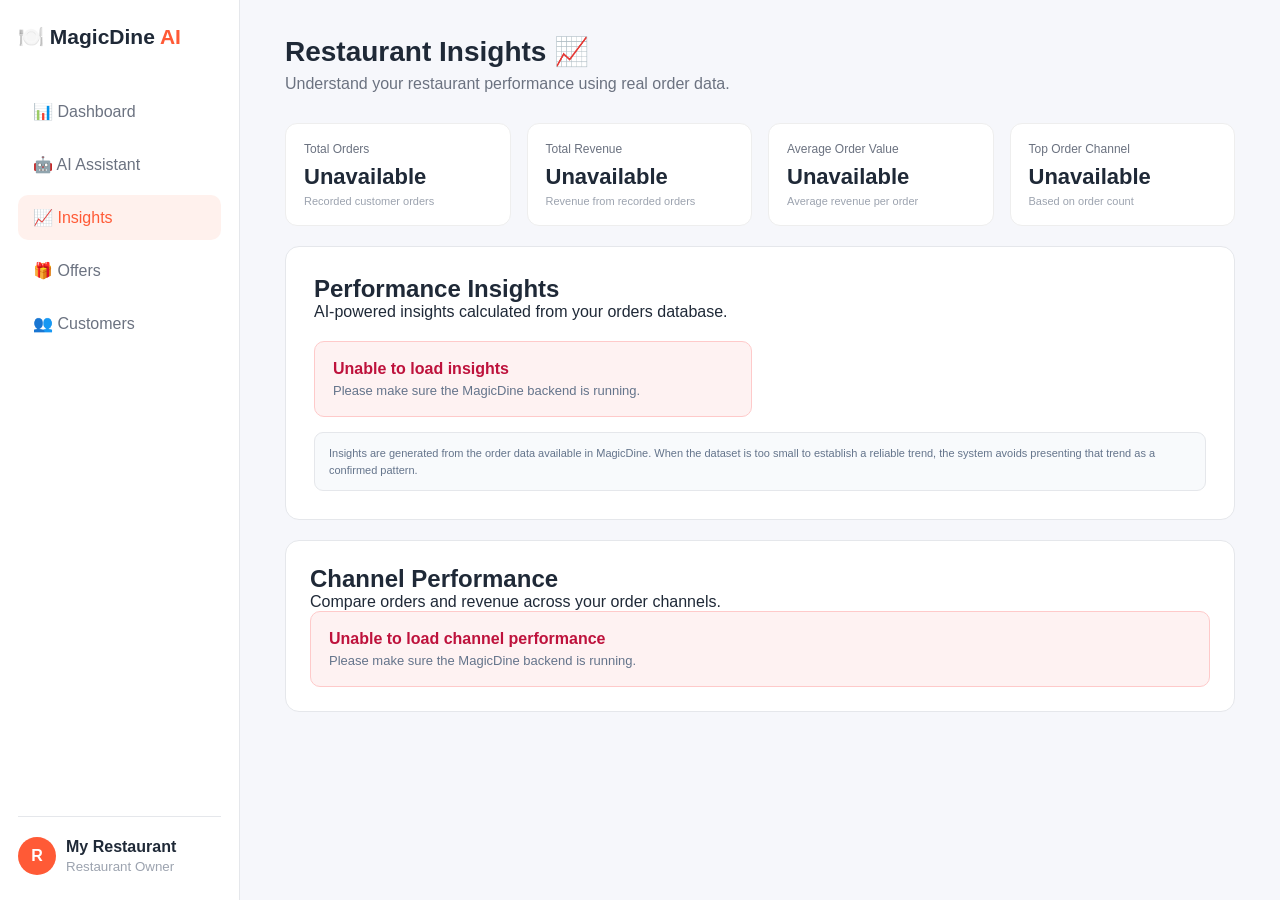
<file: frontend/insights.html>
<!DOCTYPE html>
<html lang="en">

<head>

    <meta charset="UTF-8">

    <meta
        name="viewport"
        content="width=device-width, initial-scale=1.0"
    >

    <title>MagicDine Insights</title>

    <link
        rel="stylesheet"
        href="style.css"
    >

    <style>

        /* ==========================================
           INSIGHTS PAGE
        =========================================== */

        .insight-summary {
            display: grid;
            grid-template-columns: repeat(4, 1fr);
            gap: 16px;
            margin-bottom: 20px;
        }

        .insight-summary-card {
            padding: 18px;
            background: #ffffff;
            border: 1px solid #eeeeee;
            border-radius: 12px;
        }

        .insight-summary-card p {
            margin: 0 0 8px;
            color: #6b7280;
            font-size: 12px;
        }

        .insight-summary-card strong {
            display: block;
            color: #1f2937;
            font-size: 22px;
        }

        .insight-summary-card span {
            display: block;
            margin-top: 5px;
            color: #9ca3af;
            font-size: 11px;
        }

        .insights-grid {
            display: grid;
            grid-template-columns: repeat(2, 1fr);
            gap: 16px;
        }

        .insight-item {
            display: flex;
            align-items: flex-start;
            gap: 14px;
            padding: 20px;
            background: #f8f9fb;
            border: 1px solid #e5e7eb;
            border-radius: 12px;
            transition: 0.2s ease;
        }

        .insight-item:hover {
            transform: translateY(-1px);
            box-shadow:
                0 5px 16px rgba(0, 0, 0, 0.05);
        }

        .insight-icon {
            flex-shrink: 0;
            width: 42px;
            height: 42px;
            display: flex;
            align-items: center;
            justify-content: center;
            border-radius: 10px;
            background: #fff7ed;
            font-size: 20px;
        }

        .insight-content {
            min-width: 0;
        }

        .insight-number {
            display: block;
            margin-bottom: 5px;
            color: #ea580c;
            font-size: 11px;
            font-weight: 600;
            text-transform: uppercase;
        }

        .insight-content strong {
            display: block;
            margin-bottom: 7px;
            color: #1f2937;
            font-size: 15px;
        }

        .insight-content p {
            margin: 0;
            color: #6b7280;
            font-size: 13px;
            line-height: 1.55;
        }

        .insight-section {
            margin-top: 20px;
        }

        .insight-section-title {
            margin: 0 0 14px;
            color: #1f2937;
            font-size: 17px;
        }

        .channel-insight-list {
            display: flex;
            flex-direction: column;
            gap: 10px;
        }

        .channel-insight-item {
            display: grid;
            grid-template-columns: 1.4fr 1fr 1fr;
            align-items: center;
            gap: 15px;
            padding: 15px 18px;
            background: #f8f9fb;
            border: 1px solid #e5e7eb;
            border-radius: 10px;
        }

        .channel-insight-name strong {
            display: block;
            color: #1f2937;
            font-size: 13px;
        }

        .channel-insight-name span {
            display: block;
            margin-top: 3px;
            color: #6b7280;
            font-size: 11px;
        }

        .channel-insight-metric {
            text-align: center;
        }

        .channel-insight-metric span {
            display: block;
            margin-bottom: 3px;
            color: #6b7280;
            font-size: 10px;
        }

        .channel-insight-metric strong {
            color: #1f2937;
            font-size: 13px;
        }

        .insight-loading {
            padding: 30px;
            text-align: center;
            color: #6b7280;
            font-size: 13px;
        }

        .insight-error {
            padding: 18px;
            background: #fef2f2;
            border: 1px solid #fecaca;
            border-radius: 10px;
            color: #b91c1c;
        }

        .insight-error strong {
            display: block;
            margin-bottom: 5px;
        }

        .insight-error p {
            margin: 0;
            font-size: 13px;
        }

        .data-note {
            margin-top: 15px;
            padding: 12px 14px;
            border-radius: 9px;
            background: #f8fafc;
            border: 1px solid #e5e7eb;
            color: #64748b;
            font-size: 11px;
            line-height: 1.5;
        }

        /* ==========================================
           RESPONSIVE
        =========================================== */

        @media (max-width: 1000px) {

            .insight-summary {
                grid-template-columns: repeat(2, 1fr);
            }

            .insights-grid {
                grid-template-columns: 1fr;
            }

        }

        @media (max-width: 650px) {

            .insight-summary {
                grid-template-columns: 1fr;
            }

            .channel-insight-item {
                grid-template-columns: 1fr;
                gap: 10px;
            }

            .channel-insight-metric {
                text-align: left;
            }

        }

    </style>

</head>


<body>


    <!-- ==========================================
         SIDEBAR
    =========================================== -->

    <aside class="sidebar">

        <div class="logo">
            🍽️ MagicDine <span>AI</span>
        </div>


        <nav>

            <a href="index.html">
                📊 Dashboard
            </a>

            <a href="assistant.html">
                🤖 AI Assistant
            </a>

            <a
                class="active"
                href="insights.html"
            >
                📈 Insights
            </a>

            <a href="offers.html">
                🎁 Offers
            </a>

            <a href="customers.html">
                👥 Customers
            </a>

        </nav>


        <div class="restaurant">

            <div class="restaurant-icon">
                R
            </div>

            <div>

                <strong>
                    My Restaurant
                </strong>

                <small>
                    Restaurant Owner
                </small>

            </div>

        </div>

    </aside>


    <!-- ==========================================
         MAIN CONTENT
    =========================================== -->

    <main class="main">


        <!-- ======================================
             HEADER
        ======================================= -->

        <header class="topbar">

            <div>

                <h1>
                    Restaurant Insights 📈
                </h1>

                <p>
                    Understand your restaurant performance using real order data.
                </p>

            </div>

        </header>


        <!-- ======================================
             PERFORMANCE SUMMARY
        ======================================= -->

        <section class="insight-summary">


            <div class="insight-summary-card">

                <p>
                    Total Orders
                </p>

                <strong id="insightTotalOrders">
                    Loading...
                </strong>

                <span>
                    Recorded customer orders
                </span>

            </div>


            <div class="insight-summary-card">

                <p>
                    Total Revenue
                </p>

                <strong id="insightTotalRevenue">
                    Loading...
                </strong>

                <span>
                    Revenue from recorded orders
                </span>

            </div>


            <div class="insight-summary-card">

                <p>
                    Average Order Value
                </p>

                <strong id="insightAOV">
                    Loading...
                </strong>

                <span>
                    Average revenue per order
                </span>

            </div>


            <div class="insight-summary-card">

                <p>
                    Top Order Channel
                </p>

                <strong id="insightBestChannel">
                    Loading...
                </strong>

                <span id="insightBestChannelDescription">
                    Based on order count
                </span>

            </div>


        </section>


        <!-- ======================================
             AI / PERFORMANCE INSIGHTS
        ======================================= -->

        <section class="card insights-card">

            <div class="section-header">

                <div>

                    <h2>
                        Performance Insights
                    </h2>

                    <p>
                        AI-powered insights calculated from your orders database.
                    </p>

                </div>

            </div>


            <div
                id="insightList"
                class="insights-grid"
            >

                <div class="insight-loading">
                    Loading insights...
                </div>

            </div>


            <div class="data-note">

                Insights are generated from the order data available in
                MagicDine. When the dataset is too small to establish a
                reliable trend, the system avoids presenting that trend as
                a confirmed pattern.

            </div>

        </section>


        <!-- ======================================
             CHANNEL PERFORMANCE
        ======================================= -->

        <section
            class="card insight-section"
        >

            <div class="section-header">

                <div>

                    <h2>
                        Channel Performance
                    </h2>

                    <p>
                        Compare orders and revenue across your order channels.
                    </p>

                </div>

            </div>


            <div
                id="channelInsightList"
                class="channel-insight-list"
            >

                <div class="insight-loading">
                    Loading channel performance...
                </div>

            </div>

        </section>


    </main>


    <!-- ==========================================
         JAVASCRIPT
    =========================================== -->

    <script>


        // ==========================================
        // API BASE URL
        // ==========================================

        const API_BASE =
            "https://magic-dine-restaurant-ai.onrender.com";


        // ==========================================
        // FORMAT CURRENCY
        // ==========================================

        function formatCurrency(value) {

            return "₹" +
                Number(value || 0)
                    .toLocaleString(
                        "en-IN",
                        {
                            maximumFractionDigits: 0
                        }
                    );

        }


        // ==========================================
        // ESCAPE HTML
        // ==========================================

        function escapeHtml(value) {

            return String(value ?? "")
                .replace(/&/g, "&amp;")
                .replace(/</g, "&lt;")
                .replace(/>/g, "&gt;")
                .replace(/"/g, "&quot;")
                .replace(/'/g, "&#039;");

        }


        // ==========================================
        // LOAD BASIC PERFORMANCE METRICS
        // ==========================================

        async function loadInsightMetrics() {

            try {

                const response =
                    await fetch(
                        `${API_BASE}/metrics`
                    );


                if (!response.ok) {

                    throw new Error(
                        `Backend returned ${response.status}`
                    );

                }


                const data =
                    await response.json();


                document.getElementById(
                    "insightTotalOrders"
                ).textContent =
                    Number(
                        data.total_orders || 0
                    );


                document.getElementById(
                    "insightTotalRevenue"
                ).textContent =
                    formatCurrency(
                        data.total_revenue
                    );


                document.getElementById(
                    "insightAOV"
                ).textContent =
                    formatCurrency(
                        data.average_order_value
                    );


                document.getElementById(
                    "insightBestChannel"
                ).textContent =
                    data.best_channel ||
                    "No data";


                const channelCounts =
                    data.channel_counts || {};


                const bestChannel =
                    data.best_channel;


                let bestChannelCount = 0;


                if (
                    bestChannel &&
                    channelCounts[bestChannel] !== undefined
                ) {

                    bestChannelCount =
                        Number(
                            channelCounts[bestChannel]
                        );

                }


                document.getElementById(
                    "insightBestChannelDescription"
                ).textContent =
                    bestChannelCount > 0
                        ? `${bestChannelCount} recorded order${bestChannelCount !== 1 ? "s" : ""}`
                        : "Based on order count";


            } catch (error) {

                console.error(
                    "Insight Metrics Error:",
                    error
                );


                document.getElementById(
                    "insightTotalOrders"
                ).textContent =
                    "Unavailable";


                document.getElementById(
                    "insightTotalRevenue"
                ).textContent =
                    "Unavailable";


                document.getElementById(
                    "insightAOV"
                ).textContent =
                    "Unavailable";


                document.getElementById(
                    "insightBestChannel"
                ).textContent =
                    "Unavailable";

            }

        }


        // ==========================================
        // LOAD INSIGHTS
        // ==========================================

        async function loadInsights() {

            const insightList =
                document.getElementById(
                    "insightList"
                );


            try {

                insightList.innerHTML = `
                    <div class="insight-loading">
                        Loading insights...
                    </div>
                `;


                const response =
                    await fetch(
                        `${API_BASE}/insights`
                    );


                if (!response.ok) {

                    throw new Error(
                        `Backend returned ${response.status}`
                    );

                }


                const data =
                    await response.json();


                const insights =
                    Array.isArray(
                        data.insights
                    )
                        ? data.insights
                        : [];


                insightList.innerHTML = "";


                if (insights.length === 0) {

                    insightList.innerHTML = `
                        <div class="insight-loading">
                            No insights available from the current dataset.
                        </div>
                    `;

                    return;

                }


                insights.forEach(
                    (
                        insight,
                        index
                    ) => {


                        const item =
                            document.createElement(
                                "div"
                            );


                        item.className =
                            "insight-item";


                        item.innerHTML = `

                            <div class="insight-icon">
                                💡
                            </div>

                            <div class="insight-content">

                                <span class="insight-number">
                                    Insight ${index + 1}
                                </span>

                                <strong>
                                    ${escapeHtml(
                                        insight.title ||
                                        "Performance Insight"
                                    )}
                                </strong>

                                <p>
                                    ${escapeHtml(
                                        insight.description ||
                                        "No description available."
                                    )}
                                </p>

                            </div>

                        `;


                        insightList.appendChild(
                            item
                        );

                    }
                );


            } catch (error) {

                console.error(
                    "Insights Error:",
                    error
                );


                insightList.innerHTML = `

                    <div class="insight-error">

                        <strong>
                            Unable to load insights
                        </strong>

                        <p>
                            Please make sure the MagicDine backend is running.
                        </p>

                    </div>

                `;

            }

        }


        // ==========================================
        // LOAD CHANNEL PERFORMANCE
        // ==========================================

        async function loadChannelInsights() {

            const channelList =
                document.getElementById(
                    "channelInsightList"
                );


            try {

                channelList.innerHTML = `
                    <div class="insight-loading">
                        Loading channel performance...
                    </div>
                `;


                const response =
                    await fetch(
                        `${API_BASE}/channel-analytics`
                    );


                if (!response.ok) {

                    throw new Error(
                        `Backend returned ${response.status}`
                    );

                }


                const data =
                    await response.json();


                const channels =
                    Array.isArray(
                        data.channels
                    )
                        ? data.channels
                        : [];


                channelList.innerHTML = "";


                if (channels.length === 0) {

                    channelList.innerHTML = `
                        <div class="insight-loading">
                            No channel data available.
                        </div>
                    `;

                    return;

                }


                const totalOrders =
                    channels.reduce(
                        (
                            total,
                            channel
                        ) =>
                            total +
                            Number(
                                channel.order_count || 0
                            ),
                        0
                    );


                const totalRevenue =
                    channels.reduce(
                        (
                            total,
                            channel
                        ) =>
                            total +
                            Number(
                                channel.revenue || 0
                            ),
                        0
                    );


                channels.forEach(
                    channel => {


                        const orderCount =
                            Number(
                                channel.order_count || 0
                            );


                        const revenue =
                            Number(
                                channel.revenue || 0
                            );


                        const orderShare =
                            totalOrders > 0
                                ? (
                                    orderCount /
                                    totalOrders
                                ) * 100
                                : 0;


                        const revenueShare =
                            totalRevenue > 0
                                ? (
                                    revenue /
                                    totalRevenue
                                ) * 100
                                : 0;


                        const item =
                            document.createElement(
                                "div"
                            );


                        item.className =
                            "channel-insight-item";


                        item.innerHTML = `

                            <div class="channel-insight-name">

                                <strong>
                                    ${escapeHtml(
                                        channel.order_channel ||
                                        "Unknown"
                                    )}
                                </strong>

                                <span>
                                    ${orderShare.toFixed(1)}% of recorded orders
                                </span>

                            </div>


                            <div class="channel-insight-metric">

                                <span>
                                    Orders
                                </span>

                                <strong>
                                    ${orderCount}
                                </strong>

                            </div>


                            <div class="channel-insight-metric">

                                <span>
                                    Revenue
                                </span>

                                <strong>
                                    ${formatCurrency(
                                        revenue
                                    )}
                                </strong>

                            </div>

                        `;


                        channelList.appendChild(
                            item
                        );

                    }
                );


            } catch (error) {

                console.error(
                    "Channel Insights Error:",
                    error
                );


                channelList.innerHTML = `

                    <div class="insight-error">

                        <strong>
                            Unable to load channel performance
                        </strong>

                        <p>
                            Please make sure the MagicDine backend is running.
                        </p>

                    </div>

                `;

            }

        }


        // ==========================================
        // START INSIGHTS PAGE
        // ==========================================

        loadInsightMetrics();

        loadInsights();

        loadChannelInsights();


    </script>

</body>

</html>
</file>
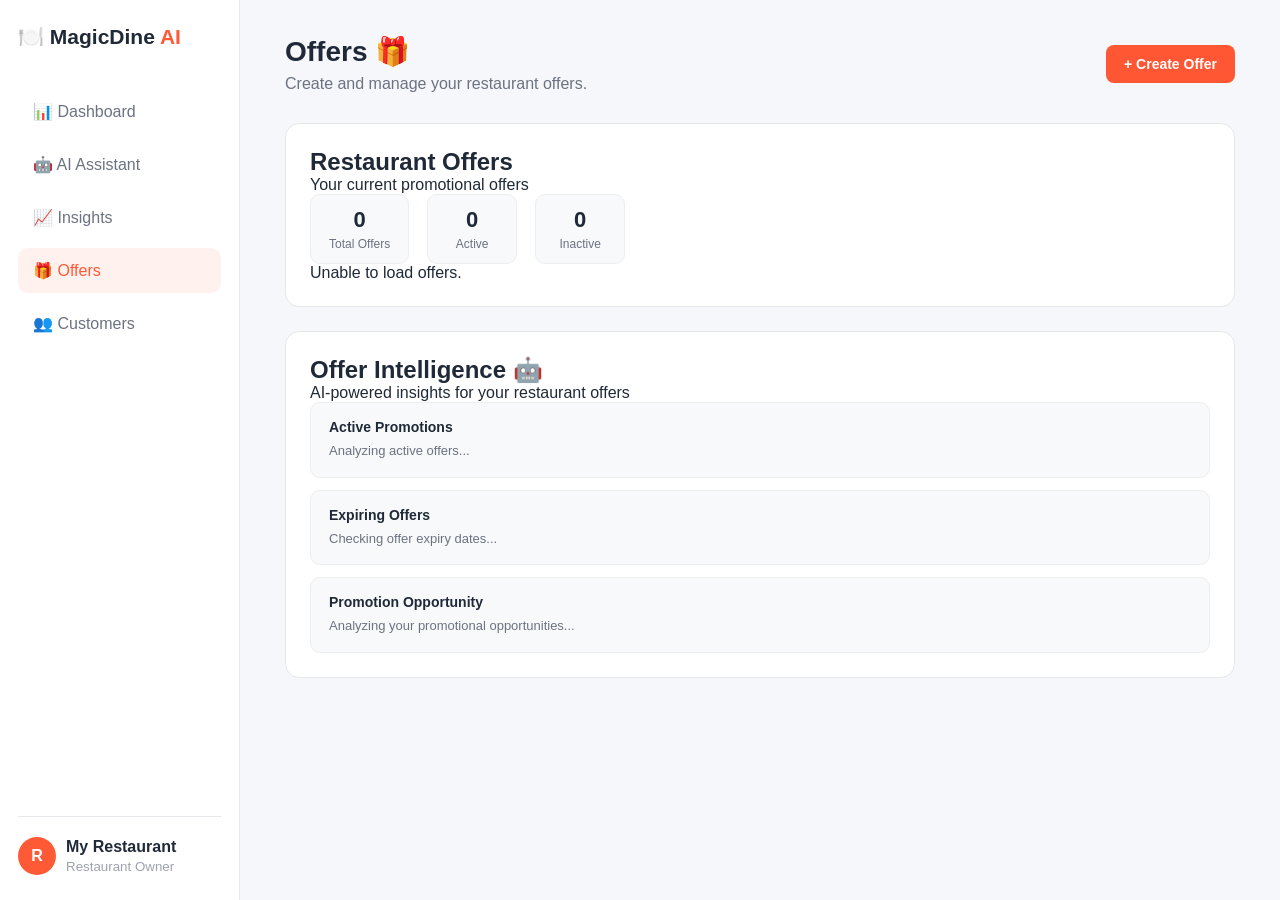
<file: frontend/offers.html>
<!DOCTYPE html>
<html lang="en">

<head>

    <meta charset="UTF-8">

    <meta
        name="viewport"
        content="width=device-width, initial-scale=1.0"
    >

    <title>MagicDine Offers</title>

    <link
        rel="stylesheet"
        href="style.css"
    >

</head>


<body>


    <!-- ==========================================
         SIDEBAR
    =========================================== -->

    <aside class="sidebar">

        <div class="logo">
            🍽️ MagicDine <span>AI</span>
        </div>


        <nav>

            <a href="index.html">
                📊 Dashboard
            </a>


            <a href="assistant.html">
                🤖 AI Assistant
            </a>


            <a href="insights.html">
                📈 Insights
            </a>


            <a
                class="active"
                href="offers.html"
            >
                🎁 Offers
            </a>


            <a href="customers.html">
                👥 Customers
            </a>

        </nav>


        <div class="restaurant">

            <div class="restaurant-icon">
                R
            </div>


            <div>

                <strong>
                    My Restaurant
                </strong>

                <small>
                    Restaurant Owner
                </small>

            </div>

        </div>

    </aside>



    <!-- ==========================================
         MAIN CONTENT
    =========================================== -->

    <main class="main">


        <!-- ======================================
             HEADER
        ======================================= -->

 <header class="topbar">

    <div>

        <h1>
            Offers 🎁
        </h1>

        <p>
            Create and manage your restaurant offers.
        </p>

    </div>


    <button
        class="create-offer-button"
        onclick="openOfferModal()"
    >
        + Create Offer
    </button>

</header>


        <!-- ======================================
             OFFERS
        ======================================= -->

        <section class="card">


            <div class="section-header">


                <div>

                    <h2>
                        Restaurant Offers
                    </h2>

                    <p>
                        Your current promotional offers
                    </p>

                </div>



                <!-- ==================================
                     OFFER SUMMARY
                =================================== -->

                <div class="offer-summary">


                    <!-- TOTAL OFFERS -->

                    <div class="offer-summary-item">

                        <strong id="offerCount">
                            0
                        </strong>

                        <p>
                            Total Offers
                        </p>

                    </div>



                    <!-- ACTIVE OFFERS -->

                    <div class="offer-summary-item">

                        <strong id="activeOfferCount">
                            0
                        </strong>

                        <p>
                            Active
                        </p>

                    </div>



                    <!-- INACTIVE OFFERS -->

                    <div class="offer-summary-item">

                        <strong id="inactiveOfferCount">
                            0
                        </strong>

                        <p>
                            Inactive
                        </p>

                    </div>


                </div>


            </div>



            <!-- ==================================
                 OFFER LIST
            =================================== -->

            <div id="offerList">

                <p>
                    Loading offers...
                </p>

            </div>

        </section>


<!-- ==========================================
     OFFER INTELLIGENCE
========================================== -->

<section class="card offer-intelligence-card">

    <div class="section-header">

        <div>

            <h2>
                Offer Intelligence 🤖
            </h2>

            <p>
                AI-powered insights for your restaurant offers
            </p>

        </div>

    </div>

<div id="offerInsight">

    <div class="offer-insight-item">

        <strong>
            Active Promotions
        </strong>

        <p id="activeOfferInsight">
            Analyzing active offers...
        </p>

    </div>


    <div class="offer-insight-item">

        <strong>
            Expiring Offers
        </strong>

        <p id="expiringOfferInsight">
            Checking offer expiry dates...
        </p>

    </div>


    <div class="offer-insight-item">

        <strong>
            Promotion Opportunity
        </strong>

        <p id="promotionInsight">
            Analyzing your promotional opportunities...
        </p>

    </div>

</div>
</section>


<!-- ==========================================
     CREATE OFFER MODAL
========================================== -->

<div
    id="offerModal"
    class="offer-modal"
>

    <div class="offer-modal-content">


        <!-- MODAL HEADER -->

        <div class="offer-modal-header">

            <div>

 <h2 id="offerModalTitle">
    Create New Offer
</h2>

<p id="offerModalDescription">
    Add a promotional offer for your restaurant.
</p>
            </div>


            <button
                class="offer-modal-close"
                onclick="closeOfferModal()"
            >
                ×
            </button>

        </div>



        <!-- OFFER FORM -->

        <form
            id="offerForm"
            onsubmit="return false;"
        >


            <!-- OFFER NAME -->

            <div class="offer-form-group">

                <label for="offerName">
                    Offer Name
                </label>

                <input
                    type="text"
                    id="offerName"
                    placeholder="Example: Weekend Special"
                    required
                >

            </div>



            <!-- DISCOUNT -->

            <div class="offer-form-group">

                <label for="offerDiscount">
                    Discount Percentage
                </label>

                <input
    type="number"
    id="offerDiscount"
    min="1"
    max="100"
    step="0.1"
    placeholder="Example: 20"
    required
>

            </div>



            <!-- DATES -->

            <div class="offer-form-row">


                <div class="offer-form-group">

                    <label for="offerStartDate">
                        Start Date
                    </label>

                    <input
                        type="date"
                        id="offerStartDate"
                        required
                    >

                </div>



                <div class="offer-form-group">

                    <label for="offerEndDate">
                        End Date
                    </label>

                    <input
                        type="date"
                        id="offerEndDate"
                        required
                    >

                </div>


            </div>



            <!-- STATUS -->

            <div class="offer-form-group">

                <label for="offerStatus">
                    Status
                </label>

                <select id="offerStatus">

                    <option value="1">
                        Active
                    </option>

                    <option value="0">
                        Inactive
                    </option>

                </select>

            </div>



            <!-- BUTTONS -->

            <div class="offer-form-actions">

                <button
                    type="button"
                    class="offer-cancel-button"
                    onclick="closeOfferModal()"
                >
                    Cancel
                </button>


 <button
    type="button"
    class="offer-save-button"
    id="offerSubmitButton"
    onclick="createOffer()"
>
    Create Offer
</button>

            </div>


        </form>

    </div>

</div>


</main>


    <!-- ==========================================
         OFFERS JAVASCRIPT
    =========================================== -->

<script>


// ==========================================
// EDITING OFFER ID
// ==========================================

let editingOfferId = null;



// ==========================================
// LOAD OFFERS
// ==========================================

async function loadOffers() {

    try {

        const response = await fetch(
            "https://magic-dine-restaurant-ai.onrender.com/offers"
        );


        if (!response.ok) {

            throw new Error(
                `Backend returned ${response.status}`
            );

        }


        const data =
            await response.json();


        const offerList =
            document.getElementById(
                "offerList"
            );


        const offerCount =
            document.getElementById(
                "offerCount"
            );


        const activeOfferCount =
            document.getElementById(
                "activeOfferCount"
            );


        const inactiveOfferCount =
            document.getElementById(
                "inactiveOfferCount"
            );


        offerList.innerHTML = "";


        // ==================================
        // OFFER COUNTS
        // ==================================

        const offers =
            data.offers || [];


        const activeOffers =
            offers.filter(
                offer =>
                    Number(
                        offer.is_active
                    ) === 1
            ).length;


        const inactiveOffers =
            offers.filter(
                offer =>
                    Number(
                        offer.is_active
                    ) !== 1
            ).length;


        offerCount.textContent =
            offers.length;


        activeOfferCount.textContent =
            activeOffers;


        inactiveOfferCount.textContent =
            inactiveOffers;



        // ==================================
        // NO OFFERS
        // ==================================

        if (offers.length === 0) {

            offerList.innerHTML = `
                <p>
                    No offers available.
                </p>
            `;

            return;

        }



        // ==================================
        // OFFER INTELLIGENCE
        // ==================================

        const activeInsight =
            document.getElementById(
                "activeOfferInsight"
            );


        const expiringInsight =
            document.getElementById(
                "expiringOfferInsight"
            );


        const promotionInsight =
            document.getElementById(
                "promotionInsight"
            );


        const activeOfferNames =
            offers
                .filter(
                    offer =>
                        Number(
                            offer.is_active
                        ) === 1
                )
                .map(
                    offer =>
                        offer.offer_name
                );


        const expiringOffers =
            offers.filter(
                offer => {

                    const endDate =
                        new Date(
                            offer.end_date
                        );


                    const today =
                        new Date();


                    const days =
                        Math.ceil(
                            (
                                endDate -
                                today
                            ) /
                            (
                                1000 *
                                60 *
                                60 *
                                24
                            )
                        );


                    return (
                        Number(
                            offer.is_active
                        ) === 1 &&
                        days >= 0 &&
                        days <= 7
                    );

                }
            );



        // ==================================
        // ACTIVE OFFER INSIGHT
        // ==================================

        if (
            activeOfferNames.length > 0
        ) {

            activeInsight.textContent =
                `${activeOfferNames.length} active promotions are currently available: ${activeOfferNames.join(", ")}.`;

        } else {

            activeInsight.textContent =
                "There are currently no active promotions.";

        }



        // ==================================
        // EXPIRING OFFER INSIGHT
        // ==================================

        if (
            expiringOffers.length > 0
        ) {

            expiringInsight.textContent =
                `${expiringOffers.length} active offer${expiringOffers.length > 1 ? "s are" : " is"} expiring within the next 7 days.`;

        } else {

            expiringInsight.textContent =
                "No active offers are expiring within the next 7 days.";

        }



        // ==================================
        // PROMOTION OPPORTUNITY
        // ==================================

        if (activeOffers === 0) {

            promotionInsight.textContent =
                "No active promotions are running. Consider creating a new customer offer.";

        } else if (
            expiringOffers.length > 0
        ) {

            promotionInsight.textContent =
                "Some promotions are ending soon. Consider refreshing or replacing them.";

        } else {

            promotionInsight.textContent =
                "Your active promotions currently have no immediate expiry concern.";

        }



        // ==================================
        // DISPLAY OFFERS
        // ==================================

        offers.forEach(
            offer => {


                const status =
                    Number(
                        offer.is_active
                    ) === 1
                        ? "Active"
                        : "Inactive";


                const today =
                    new Date();


                const endDate =
                    new Date(
                        offer.end_date
                    );


                const timeDifference =
                    endDate - today;


                const daysRemaining =
                    Math.ceil(
                        timeDifference /
                        (
                            1000 *
                            60 *
                            60 *
                            24
                        )
                    );


                offerList.innerHTML += `

                    <div class="offer-item">


                        <!-- OFFER DETAILS -->

                        <div class="offer-details">

                            <strong class="offer-name">

                                ${offer.offer_name}

                            </strong>


                            <p class="offer-date">

                                ${offer.start_date}
                                →
                                ${offer.end_date}

                            </p>


                            <p class="offer-days-remaining ${
                                daysRemaining < 0
                                    ? "expired"
                                    : daysRemaining <= 3
                                        ? "urgent"
                                        : daysRemaining <= 7
                                            ? "warning"
                                            : "normal"
                            }">

                                ${
                                    daysRemaining > 0
                                        ? `${daysRemaining} days remaining`
                                        : daysRemaining === 0
                                            ? "Ends today"
                                            : "Expired"
                                }

                            </p>

                        </div>



                        <!-- DISCOUNT -->

                        <div class="offer-discount">

                            <strong>
                                ${offer.discount_percent}%
                            </strong>

                            <span>
                                OFF
                            </span>

                        </div>



                        <!-- OFFER ACTIONS -->

                        <div class="offer-actions">


                            <span class="offer-status ${status.toLowerCase()}">

                                ${status}

                            </span>


                            <button
                                class="edit-offer-button"
                                onclick="editOffer(${offer.id})"
                            >
                                Edit
                            </button>


                            <button
                                class="delete-offer-button"
                                onclick="deleteOffer(${offer.id})"
                            >
                                Delete
                            </button>


                        </div>


                    </div>

                `;

            }
        );


    } catch (error) {


        console.error(
            "Offer Error:",
            error
        );


        document.getElementById(
            "offerList"
        ).innerHTML =
            "<p>Unable to load offers.</p>";

    }

}



// ==========================================
// OPEN OFFER MODAL
// ==========================================

function openOfferModal() {

    document.getElementById(
        "offerModal"
    ).classList.add("show");

}



// ==========================================
// RESET MODAL TO CREATE MODE
// ==========================================

function resetOfferModalMode() {

    editingOfferId = null;


    document.getElementById(
        "offerModalTitle"
    ).textContent =
        "Create New Offer";


    document.getElementById(
        "offerModalDescription"
    ).textContent =
        "Add a promotional offer for your restaurant.";


    document.getElementById(
        "offerSubmitButton"
    ).textContent =
        "Create Offer";


    document.getElementById(
        "offerSubmitButton"
    ).setAttribute(
        "onclick",
        "createOffer()"
    );

}



// ==========================================
// CLOSE OFFER MODAL
// ==========================================

function closeOfferModal() {

    document.getElementById(
        "offerModal"
    ).classList.remove("show");


    document.getElementById(
        "offerForm"
    ).reset();


    resetOfferModalMode();

}



// ==========================================
// CREATE OFFER
// ==========================================

async function createOffer() {

    const offerName =
        document.getElementById(
            "offerName"
        ).value.trim();


    const discount =
        document.getElementById(
            "offerDiscount"
        ).value;


    const startDate =
        document.getElementById(
            "offerStartDate"
        ).value;


    const endDate =
        document.getElementById(
            "offerEndDate"
        ).value;


    const status =
        document.getElementById(
            "offerStatus"
        ).value;



    // ======================================
    // VALIDATION
    // ======================================

    if (
        !offerName ||
        !discount ||
        !startDate ||
        !endDate
    ) {

        alert(
            "Please fill in all offer details."
        );

        return;

    }

if (
    Number(discount) < 1 ||
    Number(discount) > 100
) {

    alert(
        "Discount percentage must be between 1 and 100."
    );

    return;

}





    if (endDate < startDate) {

        alert(
            "End date cannot be before start date."
        );

        return;

    }



    try {

        const response =
            await fetch(
                "https://magic-dine-restaurant-ai.onrender.com/offers",
                {
                    method: "POST",

                    headers: {
                        "Content-Type":
                            "application/json"
                    },

                    body: JSON.stringify({

                        offer_name:
                            offerName,

                        discount_percent:
                            Number(discount),

                        start_date:
                            startDate,

                        end_date:
                            endDate,

                        is_active:
                            Number(status)

                    })

                }
            );


        if (!response.ok) {

            throw new Error(
                `Backend returned ${response.status}`
            );

        }


        const data =
            await response.json();


        alert(
            data.message ||
            "Offer created successfully."
        );


        closeOfferModal();


        loadOffers();


    } catch (error) {

        console.error(
            "Create Offer Error:",
            error
        );


        alert(
            "Unable to create offer. Please check the backend."
        );

    }

}



// ==========================================
// DELETE OFFER
// ==========================================

async function deleteOffer(
    offerId
) {

    const confirmed =
        confirm(
            "Are you sure you want to delete this offer?"
        );


    if (!confirmed) {

        return;

    }



    try {

        const response =
            await fetch(
                `https://magic-dine-restaurant-ai.onrender.com/offers/${offerId}`,
                {
                    method: "DELETE"
                }
            );


        if (!response.ok) {

            throw new Error(
                `Backend returned ${response.status}`
            );

        }


        const data =
            await response.json();


        alert(
            data.message ||
            "Offer deleted successfully."
        );


        loadOffers();


    } catch (error) {

        console.error(
            "Delete Offer Error:",
            error
        );


        alert(
            "Unable to delete offer. Please check the backend."
        );

    }

}



// ==========================================
// EDIT OFFER
// ==========================================

async function editOffer(
    offerId
) {

    try {

        const response =
            await fetch(
                "https://magic-dine-restaurant-ai.onrender.com/offers"
            );


        if (!response.ok) {

            throw new Error(
                `Backend returned ${response.status}`
            );

        }


        const data =
            await response.json();


        const offer =
            data.offers.find(
                item =>
                    Number(item.id) ===
                    Number(offerId)
            );


        if (!offer) {

            alert(
                "Offer not found."
            );

            return;

        }



        // ==================================
        // STORE EDITING OFFER ID
        // ==================================

        editingOfferId =
            offerId;



        // ==================================
        // CHANGE MODAL TO EDIT MODE
        // ==================================

        document.getElementById(
            "offerModalTitle"
        ).textContent =
            "Edit Offer";


        document.getElementById(
            "offerModalDescription"
        ).textContent =
            "Update your restaurant promotional offer.";


        document.getElementById(
            "offerSubmitButton"
        ).textContent =
            "Update Offer";


        document.getElementById(
            "offerSubmitButton"
        ).setAttribute(
            "onclick",
            "updateOffer()"
        );



        // ==================================
        // FILL OFFER DETAILS
        // ==================================

        document.getElementById(
            "offerName"
        ).value =
            offer.offer_name;


        document.getElementById(
            "offerDiscount"
        ).value =
            offer.discount_percent;


        document.getElementById(
            "offerStartDate"
        ).value =
            offer.start_date;


        document.getElementById(
            "offerEndDate"
        ).value =
            offer.end_date;


        document.getElementById(
            "offerStatus"
        ).value =
            String(
                offer.is_active
            );



        // ==================================
        // OPEN MODAL
        // ==================================

        openOfferModal();


    } catch (error) {

        console.error(
            "Edit Offer Error:",
            error
        );


        alert(
            "Unable to load offer details."
        );

    }

}



// ==========================================
// UPDATE OFFER
// ==========================================

async function updateOffer() {

    if (!editingOfferId) {

        alert(
            "No offer selected for editing."
        );

        return;

    }


    const offerName =
        document.getElementById(
            "offerName"
        ).value.trim();


    const discount =
        document.getElementById(
            "offerDiscount"
        ).value;


    const startDate =
        document.getElementById(
            "offerStartDate"
        ).value;


    const endDate =
        document.getElementById(
            "offerEndDate"
        ).value;


    const status =
        document.getElementById(
            "offerStatus"
        ).value;



    // ======================================
    // VALIDATION
    // ======================================

    if (
        !offerName ||
        !discount ||
        !startDate ||
        !endDate
    ) {

        alert(
            "Please fill in all offer details."
        );

        return;

    }


if (
    Number(discount) < 1 ||
    Number(discount) > 100
) {

    alert(
        "Discount percentage must be between 1 and 100."
    );

    return;

}


    if (endDate < startDate) {

        alert(
            "End date cannot be before start date."
        );

        return;

    }



    try {

        const response =
            await fetch(
                `https://magic-dine-restaurant-ai.onrender.com/offers/${editingOfferId}`,
                {
                    method: "PUT",

                    headers: {
                        "Content-Type":
                            "application/json"
                    },

                    body: JSON.stringify({

                        offer_name:
                            offerName,

                        discount_percent:
                            Number(discount),

                        start_date:
                            startDate,

                        end_date:
                            endDate,

                        is_active:
                            Number(status)

                    })

                }
            );


        if (!response.ok) {

            throw new Error(
                `Backend returned ${response.status}`
            );

        }


        const data =
            await response.json();


        alert(
            data.message ||
            "Offer updated successfully."
        );


        closeOfferModal();


        loadOffers();


    } catch (error) {

        console.error(
            "Update Offer Error:",
            error
        );


        alert(
            "Unable to update offer. Please check the backend."
        );

    }

}



// ==========================================
// INITIAL LOAD
// ==========================================

loadOffers();


</script>

</body>

</html>
</file>
<file: frontend/style.css>
* {
    margin: 0;
    padding: 0;
    box-sizing: border-box;
}

body {
    font-family: Arial, sans-serif;
    background: #f6f7fb;
    color: #1f2937;
    display: flex;
}


/* SIDEBAR */

.sidebar {
    width: 240px;
    min-height: 100vh;
    background: white;
    border-right: 1px solid #e5e7eb;
    padding: 25px 18px;
    position: fixed;
    left: 0;
    top: 0;
}

.logo {
    font-size: 21px;
    font-weight: bold;
    margin-bottom: 40px;
}

.logo span {
    color: #ff5a36;
}

nav {
    display: flex;
    flex-direction: column;
    gap: 8px;
}

nav a {
    padding: 13px 15px;
    border-radius: 10px;
    color: #6b7280;
    text-decoration: none;
    cursor: pointer;
}

nav a:hover,
nav a.active {
    background: #fff1ed;
    color: #ff5a36;
}

.restaurant {
    position: absolute;
    bottom: 25px;
    left: 18px;
    right: 18px;
    display: flex;
    align-items: center;
    gap: 10px;
    padding-top: 20px;
    border-top: 1px solid #e5e7eb;
}

.restaurant-icon {
    width: 38px;
    height: 38px;
    border-radius: 50%;
    background: #ff5a36;
    color: white;
    display: flex;
    align-items: center;
    justify-content: center;
    font-weight: bold;
}

.restaurant small {
    display: block;
    color: #9ca3af;
    margin-top: 3px;
}


/* MAIN */

.main {
    margin-left: 240px;
    width: calc(100% - 240px);
    padding: 35px 45px;
}


/* TOPBAR */

.topbar {
    display: flex;
    justify-content: space-between;
    align-items: center;
    margin-bottom: 30px;
}

.topbar h1 {
    font-size: 28px;
    margin-bottom: 7px;
}

.topbar p {
    color: #6b7280;
}

.ai-button {
    border: none;
    background: #ff5a36;
    color: white;
    padding: 13px 20px;
    border-radius: 10px;
    font-weight: bold;
    cursor: pointer;
}

.ai-button:hover {
    background: #e94d2d;
}


/* STATISTICS */

.stats {
    display: grid;
    grid-template-columns: repeat(4, 1fr);
    gap: 18px;
    margin-bottom: 22px;
}

.stat-card {
    background: white;
    padding: 22px;
    border-radius: 14px;
    border: 1px solid #e5e7eb;
}

.stat-card p {
    color: #6b7280;
    font-size: 14px;
    margin-bottom: 10px;
}

.stat-card h2 {
    font-size: 25px;
    margin-bottom: 8px;
}

.stat-card span {
    font-size: 13px;
    color: #9ca3af;
}

.stat-card .positive {
    color: #16a34a;
    font-weight: bold;
}


/* CARDS */

.card {
    background: white;
    border: 1px solid #e5e7eb;
    border-radius: 14px;
    padding: 24px;
}

.dashboard-grid {
    display: grid;
    grid-template-columns: 2fr 1fr;
    gap: 20px;
    margin-bottom: 20px;
}

.card-header {
    display: flex;
    justify-content: space-between;
    align-items: center;
}

.card-header h3 {
    margin-bottom: 5px;
}

.card-header p {
    color: #9ca3af;
    font-size: 13px;
}

select {
    padding: 8px 10px;
    border: 1px solid #ddd;
    border-radius: 7px;
}


/* CHART */

.chart {
    height: 240px;
    margin-top: 30px;
    display: flex;
    align-items: flex-end;
    justify-content: space-around;
    border-bottom: 1px solid #ddd;
    gap: 15px;
}

.bar {
    width: 45px;
    background: #ff6b4a;
    border-radius: 7px 7px 0 0;
    position: relative;
    min-height: 30px;
}

.bar span {
    position: absolute;
    bottom: -25px;
    left: 50%;
    transform: translateX(-50%);
    color: #777;
    font-size: 12px;
}


/* AI INSIGHT */

.insight-card {
    background: #fffaf8;
}

.ai-title {
    color: #ff5a36;
    font-weight: bold;
    margin-bottom: 18px;
}

.insight-card h3 {
    margin-bottom: 12px;
}

.insight-card > p {
    color: #6b7280;
    line-height: 1.6;
}

.recommendation {
    background: white;
    border: 1px solid #eee;
    padding: 16px;
    margin-top: 20px;
    border-radius: 10px;
}

.recommendation p {
    color: #6b7280;
    font-size: 14px;
    margin: 8px 0 14px;
}

.recommendation button,
.opportunity button {
    border: none;
    background: transparent;
    color: #ff5a36;
    font-weight: bold;
    cursor: pointer;
}


/* BOTTOM */

.bottom-grid {
    display: grid;
    grid-template-columns: 1fr 1fr;
    gap: 20px;
}

.customer-row {
    display: flex;
    justify-content: space-between;
    padding: 18px 0;
    border-bottom: 1px solid #eee;
}

.customer-row strong {
    color: #ff5a36;
}

.opportunity {
    background: #fffaf8;
}

.opportunity p {
    color: #6b7280;
    line-height: 1.6;
    margin: 10px 0 15px;
}


/* MOBILE */

@media (max-width: 900px) {

    .sidebar {
        width: 70px;
    }

    .logo {
        font-size: 0;
    }

    .logo:first-letter {
        font-size: 25px;
    }

    nav a {
        font-size: 0;
        text-align: center;
    }

    .main {
        margin-left: 70px;
        width: calc(100% - 70px);
        padding: 25px;
    }

    .stats {
        grid-template-columns: repeat(2, 1fr);
    }

    .dashboard-grid,
    .bottom-grid {
        grid-template-columns: 1fr;
    }
}

/* =========================
   AI ASSISTANT
========================= */

.chat-container {
    max-width: 1000px;
    margin: 0 auto;
    padding: 0;
    overflow: hidden;
}

.chat-header {
    display: flex;
    align-items: center;
    gap: 14px;
    padding: 20px 24px;
    border-bottom: 1px solid #e5e7eb;
}

.ai-avatar {
    width: 45px;
    height: 45px;
    border-radius: 50%;
    background: #fff1ed;
    display: flex;
    align-items: center;
    justify-content: center;
    font-size: 20px;
}

.chat-header h3 {
    margin-bottom: 4px;
}

.chat-header p {
    color: #9ca3af;
    font-size: 13px;
}

.chat-messages {
    min-height: 480px;
    padding: 30px;
    background: #fafafa;
}

.message {
    display: flex;
    gap: 12px;
    max-width: 750px;
}

.message-avatar {
    width: 35px;
    height: 35px;
    border-radius: 50%;
    background: #ff5a36;
    color: white;
    display: flex;
    align-items: center;
    justify-content: center;
    flex-shrink: 0;
}

.message-content {
    background: white;
    padding: 15px 18px;
    border-radius: 12px;
    border: 1px solid #e5e7eb;
}

.message-content strong {
    display: block;
    margin-bottom: 8px;
}

.message-content p {
    color: #555;
    line-height: 1.6;
    margin-bottom: 8px;
}

.message-content p:last-child {
    margin-bottom: 0;
}

.suggestions {
    display: flex;
    flex-wrap: wrap;
    gap: 10px;
    margin: 25px 0 0 47px;
}

.suggestions button {
    padding: 11px 15px;
    border: 1px solid #ddd;
    background: white;
    border-radius: 20px;
    cursor: pointer;
    color: #555;
}

.suggestions button:hover {
    border-color: #ff5a36;
    color: #ff5a36;
}

.chat-input {
    display: flex;
    gap: 10px;
    padding: 18px;
    border-top: 1px solid #e5e7eb;
    background: white;
}

.chat-input input {
    flex: 1;
    padding: 14px 16px;
    border: 1px solid #ddd;
    border-radius: 10px;
    outline: none;
    font-size: 15px;
}

.chat-input input:focus {
    border-color: #ff5a36;
}

.chat-input button {
    border: none;
    background: #ff5a36;
    color: white;
    padding: 0 22px;
    border-radius: 10px;
    cursor: pointer;
    font-weight: bold;
}

.chat-input button:hover {
    background: #e94d2d;
}


/* =====================================
   MAGICDINE AI - DARK GRADIENT THEME
   ===================================== */

body:has(.chat-container) {
    background:
        radial-gradient(circle at 80% 10%, rgba(130, 40, 255, 0.18), transparent 30%),
        radial-gradient(circle at 15% 90%, rgba(255, 40, 100, 0.14), transparent 30%),
        #050505;
    color: #f5f5f5;
}

/* Dark sidebar */

body:has(.chat-container) .sidebar {
    background: rgba(5, 5, 5, 0.92);
    border-right: 1px solid rgba(255, 255, 255, 0.10);
}

body:has(.chat-container) .logo {
    color: white;
}

body:has(.chat-container) nav a {
    color: #a1a1aa;
}

body:has(.chat-container) nav a:hover,
body:has(.chat-container) nav a.active {
    background: linear-gradient(
        90deg,
        rgba(255, 70, 120, 0.16),
        rgba(130, 70, 255, 0.12)
    );
    color: white;
    border: 1px solid rgba(255, 80, 130, 0.35);
}

/* Restaurant profile */

body:has(.chat-container) .restaurant {
    border-top: 1px solid rgba(255, 255, 255, 0.10);
}

body:has(.chat-container) .restaurant strong {
    color: white;
}

body:has(.chat-container) .restaurant small {
    color: #71717a;
}

body:has(.chat-container) .restaurant-icon {
    background: linear-gradient(135deg, #ff5a36, #ff247f);
}

/* Main heading */

body:has(.chat-container) .topbar h1 {
    color: white;
}

body:has(.chat-container) .topbar p {
    color: #a1a1aa;
}

/* Chat container */

body:has(.chat-container) .chat-container {
    background: rgba(10, 10, 10, 0.78);
    border: 1px solid rgba(255, 255, 255, 0.16);
    box-shadow:
        0 0 60px rgba(130, 40, 255, 0.08);
}

/* Chat header */

body:has(.chat-container) .chat-header {
    background: rgba(255, 255, 255, 0.02);
    border-bottom: 1px solid rgba(255, 255, 255, 0.10);
}

body:has(.chat-container) .chat-header h3 {
    color: white;
}

body:has(.chat-container) .chat-header p {
    color: #71717a;
}

body:has(.chat-container) .ai-avatar {
    background: linear-gradient(
        135deg,
        rgba(255, 70, 120, 0.20),
        rgba(130, 70, 255, 0.20)
    );

    border: 1px solid rgba(255, 70, 150, 0.45);
}

/* Chat area */

body:has(.chat-container) .chat-messages {
    background:
        radial-gradient(
            circle at 50% 20%,
            rgba(100, 50, 200, 0.06),
            transparent 45%
        ),
        #070707;
}

/* AI message */

body:has(.chat-container) .message-content {
    background: linear-gradient(
        135deg,
        rgba(30, 30, 35, 0.95),
        rgba(15, 15, 18, 0.95)
    );

    border: 1px solid rgba(255, 255, 255, 0.12);
}

body:has(.chat-container) .message-content strong {
    color: white;
}

body:has(.chat-container) .message-content p {
    color: #b4b4bb;
}

body:has(.chat-container) .message-avatar {
    background: linear-gradient(
        135deg,
        #ff5a36,
        #ff247f,
        #713cff
    );
}

/* Suggestion buttons */

body:has(.chat-container) .suggestions button {
    background: rgba(255, 255, 255, 0.025);
    border: 1px solid rgba(255, 255, 255, 0.15);
    color: #d4d4d8;
    transition: 0.25s;
}

body:has(.chat-container) .suggestions button:hover {
    background: linear-gradient(
        90deg,
        rgba(255, 50, 120, 0.12),
        rgba(120, 60, 255, 0.12)
    );

    border-color: rgba(255, 80, 150, 0.55);
    color: white;
    transform: translateY(-2px);
}

/* Input area */

body:has(.chat-container) .chat-input {
    background: rgba(8, 8, 8, 0.95);
    border-top: 1px solid rgba(255, 255, 255, 0.10);
}

body:has(.chat-container) .chat-input input {
    background: #111113;
    border: 1px solid rgba(255, 255, 255, 0.15);
    color: white;
}

body:has(.chat-container) .chat-input input::placeholder {
    color: #71717a;
}

body:has(.chat-container) .chat-input input:focus {
    border-color: #a855f7;
    box-shadow: 0 0 15px rgba(168, 85, 247, 0.15);
}

/* Send button */

body:has(.chat-container) .chat-input button {
    background: linear-gradient(
        135deg,
        #ff5a36,
        #ff247f,
        #8b5cf6
    );

    border: none;
    color: white;
    transition: 0.25s;
}

body:has(.chat-container) .chat-input button:hover {
    transform: translateY(-2px);
    box-shadow:
        0 8px 25px rgba(255, 50, 120, 0.25);
}


/* =====================================
   STRUCTURED AI RESPONSE
   ===================================== */

.ai-summary {
    margin-bottom: 22px;
}

.ai-summary p {
    color: #b4b4bb;
    line-height: 1.7;
    margin: 0;
}


/* AI SECTIONS */

.ai-section {
    margin-top: 22px;
}

.ai-section h3 {
    color: white;
    font-size: 17px;
    margin-bottom: 14px;
}


/* METRICS */

.ai-metrics {
    display: grid;
    grid-template-columns: repeat(2, 1fr);
    gap: 12px;
}

.ai-metric {
    background: rgba(255, 255, 255, 0.035);
    border: 1px solid rgba(255, 255, 255, 0.10);
    border-radius: 10px;
    padding: 14px 16px;

    display: flex;
    flex-direction: column;
    gap: 6px;

    transition: 0.2s;
}

.ai-metric:hover {
    border-color: rgba(255, 80, 150, 0.40);
    transform: translateY(-2px);
}

.ai-metric-label {
    color: #a1a1aa;
    font-size: 13px;
}

.ai-metric-value {
    color: white;
    font-size: 18px;
}


/* RECOMMENDATIONS */

.ai-recommendations {
    display: flex;
    flex-direction: column;
    gap: 12px;
}

.ai-recommendation {
    display: flex;
    gap: 14px;

    background: rgba(255, 255, 255, 0.035);
    border: 1px solid rgba(255, 255, 255, 0.10);

    border-radius: 10px;
    padding: 15px;

    transition: 0.2s;
}

.ai-recommendation:hover {
    border-color: rgba(255, 80, 150, 0.40);
    transform: translateY(-2px);
}


/* RECOMMENDATION NUMBER */

.recommendation-number {
    width: 30px;
    height: 30px;

    min-width: 30px;

    border-radius: 50%;

    background: linear-gradient(
        135deg,
        #ff5a36,
        #ff247f,
        #8b5cf6
    );

    color: white;

    display: flex;
    align-items: center;
    justify-content: center;

    font-weight: bold;
    font-size: 14px;
}


/* RECOMMENDATION CONTENT */

.recommendation-content {
    flex: 1;
}

.recommendation-content strong {
    color: white;
    font-size: 14px;
    margin-bottom: 6px;
}

.recommendation-content p {
    color: #a1a1aa !important;
    font-size: 13px;
    line-height: 1.6;
    margin: 0 !important;
}


/* =====================================
   AI RESPONSE MOBILE
   ===================================== */

@media (max-width: 700px) {

    .ai-metrics {
        grid-template-columns: 1fr;
    }

    .ai-recommendation {
        padding: 13px;
    }

    .recommendation-number {
        width: 28px;
        height: 28px;
        min-width: 28px;
    }
}

/* Customers Page */

.customer-item {
    display: grid;
    grid-template-columns: 1.2fr 1fr 1.5fr;
    align-items: center;
    gap: 20px;
    padding: 18px 20px;
    margin-bottom: 10px;
    background: #f8fafc;
    border: 1px solid #e5e7eb;
    border-radius: 12px;
}

.customer-item strong {
    font-size: 16px;
    color: #1f2937;
}

.customer-item p {
    margin: 0;
    color: #64748b;
    font-size: 14px;
}

/* Offers Page */

.offer-item {
    display: grid;
    grid-template-columns: 1.5fr 1fr 120px;
    align-items: center;
    gap: 20px;
    padding: 20px;
    margin-bottom: 12px;
    background: #f8fafc;
    border: 1px solid #e5e7eb;
    border-radius: 12px;
}

.offer-item strong {
    font-size: 16px;
    color: #1f2937;
}

.offer-item p {
    margin: 6px 0 0;
    color: #64748b;
    font-size: 14px;
}

.offer-status {
    text-align: center;
    padding: 7px 12px;
    border-radius: 20px;
    font-size: 13px;
    font-weight: 600;
    background: #dcfce7;
    color: #166534;
}

/* Insights Page */

.insight-item {
    display: flex;
    align-items: center;
    gap: 18px;
    padding: 20px;
    margin-bottom: 12px;
    background: #f8fafc;
    border: 1px solid #e5e7eb;
    border-radius: 12px;
}

.insight-icon {
    width: 46px;
    height: 46px;
    display: flex;
    align-items: center;
    justify-content: center;
    background: #fff1ed;
    border-radius: 50%;
    font-size: 22px;
    flex-shrink: 0;
}

.insight-item strong {
    display: block;
    font-size: 16px;
    color: #1f2937;
    margin-bottom: 6px;
}

.insight-item p {
    margin: 0;
    color: #64748b;
    font-size: 14px;
    line-height: 1.5;
}

/* Professional Insights Layout */

.insights-card {
    padding: 28px;
}

.insights-grid {
    display: grid;
    grid-template-columns: repeat(2, 1fr);
    gap: 18px;
    margin-top: 20px;
}

.insight-item {
    display: flex;
    align-items: flex-start;
    gap: 16px;
    padding: 22px;
    background: #f8fafc;
    border: 1px solid #e2e8f0;
    border-radius: 14px;
    transition: transform 0.2s ease;
}

.insight-item:hover {
    transform: translateY(-2px);
}

.insight-icon {
    width: 48px;
    height: 48px;
    display: flex;
    align-items: center;
    justify-content: center;
    background: #fff1ed;
    border-radius: 12px;
    font-size: 22px;
    flex-shrink: 0;
}

.insight-content {
    flex: 1;
}

.insight-number {
    display: block;
    font-size: 12px;
    color: #ff5733;
    font-weight: 600;
    margin-bottom: 6px;
    text-transform: uppercase;
}

.insight-content strong {
    display: block;
    font-size: 17px;
    color: #172b4d;
    margin-bottom: 7px;
}

.insight-content p {
    margin: 0;
    color: #64748b;
    font-size: 14px;
    line-height: 1.6;
}

.insight-error {
    padding: 20px;
    background: #fff1f2;
    border: 1px solid #fecdd3;
    border-radius: 12px;
}

.insight-error strong {
    color: #be123c;
}

.insight-error p {
    color: #64748b;
    margin-bottom: 0;
}

@media (max-width: 800px) {
    .insights-grid {
        grid-template-columns: 1fr;
    }
}
.ai-action-button {
    display: inline-block;
    padding: 10px 18px;
    border-radius: 8px;
    text-decoration: none;
    font-weight: 600;
    color: white;
    background: #ff5733;
    transition: 0.2s ease;
}

.ai-action-button:hover {
    transform: translateY(-1px);
}
.ai-summary {
    font-size: 16px;
    line-height: 1.7;
    color: #d1d5db;
    margin-bottom: 24px;
}

.ai-section {
    margin-top: 24px;
}

.ai-section h3 {
    margin-bottom: 14px;
    font-size: 18px;
    color: #ffffff;
}

.ai-metrics {
    display: grid;
    grid-template-columns: repeat(2, 1fr);
    gap: 14px;
}

.ai-metric {
    padding: 18px;
    background: #1f2025;
    border: 1px solid #34353b;
    border-radius: 12px;
}

.ai-metric strong {
    display: block;
    font-size: 20px;
    color: #ffffff;
    margin-top: 6px;
}

.ai-recommendations {
    display: flex;
    flex-direction: column;
    gap: 12px;
}

.ai-recommendation {
    display: flex;
    gap: 14px;
    padding: 18px;
    background: #1f2025;
    border: 1px solid #34353b;
    border-radius: 12px;
}

.recommendation-number {
    width: 34px;
    height: 34px;
    border-radius: 50%;
    display: flex;
    align-items: center;
    justify-content: center;
    background: linear-gradient(135deg, #ff5733, #ff2d75);
    color: white;
    font-weight: 700;
    flex-shrink: 0;
}

.recommendation-content {
    flex: 1;
}

.recommendation-content strong {
    display: block;
    color: #ffffff;
    margin-bottom: 6px;
}

.recommendation-content p {
    margin: 0;
    color: #aeb4c0;
    line-height: 1.6;
}
/* ==========================================
   ORDER CHANNEL ANALYTICS
========================================== */

.channel-item {
    margin-bottom: 18px;
}

.channel-header {
    display: flex;
    justify-content: space-between;
    align-items: center;
    margin-bottom: 8px;
}

.channel-header span {
    font-size: 14px;
    color: #1f2937;
}

.channel-header strong {
    font-size: 13px;
    color: #ff5733;
}

.channel-bar {
    width: 100%;
    height: 8px;
    background: #f1f3f5;
    border-radius: 10px;
    overflow: hidden;
}

.channel-bar-fill {
    height: 100%;
    background: #ff5733;
    border-radius: 10px;
    transition: width 0.4s ease;
}
/* ==========================================
   CUSTOMER SEARCH
========================================== */

#customerSearch {
    width: 240px;
    padding: 10px 14px;
    border: 1px solid #ddd;
    border-radius: 8px;
    font-size: 14px;
    outline: none;
}

#customerSearch:focus {
    border-color: #ff5733;
}


/* ==========================================
   CUSTOMER DETAILS MODAL
========================================== */

.customer-modal {
    position: fixed;
    inset: 0;

    width: 100%;
    height: 100%;

    background: rgba(0, 0, 0, 0.45);

    display: flex;
    align-items: center;
    justify-content: center;

    z-index: 99999;
}


/* ==========================================
   MODAL CONTENT
========================================== */

.customer-modal-content {
    width: 520px;
    max-width: 90%;

    background: #ffffff;

    border-radius: 14px;

    padding: 24px;

    box-sizing: border-box;

    box-shadow:
        0 20px 50px rgba(0, 0, 0, 0.20);

    animation: customerModalOpen 0.2s ease;
}


/* ==========================================
   MODAL HEADER
========================================== */

.customer-modal-header {
    display: flex;

    justify-content: space-between;
    align-items: center;

    margin-bottom: 20px;

    padding-bottom: 14px;

    border-bottom: 1px solid #eeeeee;
}


.customer-modal-header h2 {
    margin: 0;

    font-size: 20px;

    color: #1f2937;
}


/* ==========================================
   CLOSE BUTTON
========================================== */

.customer-modal-close {
    width: 34px;
    height: 34px;

    padding: 0;

    border: none;

    border-radius: 50%;

    background: #f3f4f6;

    color: #374151;

    font-size: 22px;

    cursor: pointer;

    display: flex;

    align-items: center;
    justify-content: center;

    transition: 0.2s ease;
}


.customer-modal-close:hover {
    background: #ff5733;

    color: #ffffff;
}


/* ==========================================
   ORDER LIST
========================================== */

.customer-order-list {
    display: flex;

    flex-direction: column;

    gap: 12px;

    max-height: 400px;

    overflow-y: auto;
}


/* ==========================================
   ORDER CARD
========================================== */

.customer-order {
    display: flex;

    justify-content: space-between;

    align-items: center;

    padding: 14px 16px;

    background: #f8f9fb;

    border: 1px solid #eeeeee;

    border-radius: 10px;
}


.customer-order strong {
    font-size: 14px;

    color: #1f2937;
}


.customer-order p {
    margin: 5px 0 0;

    font-size: 13px;

    color: #6b7280;
}


.customer-order > strong:last-child {
    color: #ff5733;

    font-size: 16px;
}


/* ==========================================
   NO ORDERS MESSAGE
========================================== */

.no-orders {
    text-align: center;

    padding: 30px 10px;

    color: #6b7280;

    font-size: 14px;
}


/* ==========================================
   MODAL ANIMATION
========================================== */

@keyframes customerModalOpen {

    from {
        opacity: 0;
        transform: scale(0.96);
    }

    to {
        opacity: 1;
        transform: scale(1);
    }

}

/* ==========================================
   OFFER SUMMARY
========================================== */

.offer-summary {
    display: flex;
    align-items: center;
    gap: 18px;
}

.offer-summary-item {
    min-width: 90px;
    padding: 12px 18px;
    background: #f8f9fb;
    border: 1px solid #eeeeee;
    border-radius: 10px;
    text-align: center;
}

.offer-summary-item strong {
    display: block;
    font-size: 22px;
    font-weight: 700;
    color: #1f2937;
}

.offer-summary-item p {
    margin: 4px 0 0;
    font-size: 12px;
    color: #6b7280;
}


/* ==========================================
   OFFER STATUS
========================================== */

.offer-status {
    display: inline-block;
    min-width: 90px;
    padding: 7px 14px;
    border-radius: 20px;
    text-align: center;
    font-size: 13px;
    font-weight: 600;
}

.offer-status.active {
    background: #dcfce7;
    color: #166534;
}

.offer-status.inactive {
    background: #f1f5f9;
    color: #64748b;
}


/* ==========================================
   OFFER DAYS REMAINING
========================================== */

.offer-days-remaining {
    margin-top: 6px !important;
    font-size: 12px !important;
    font-weight: 600;
    color: #ff5733 !important;
}

/* ==========================================
   OFFER EXPIRY STATUS
========================================== */

.offer-days-remaining.normal {
    color: #16a34a !important;
}

.offer-days-remaining.warning {
    color: #d97706 !important;
}

.offer-days-remaining.urgent {
    color: #dc2626 !important;
}

.offer-days-remaining.expired {
    color: #64748b !important;
}


/* ==========================================
   OFFER INTELLIGENCE
========================================== */

.offer-intelligence-card {
    margin-top: 24px;
}

.offer-insight-item {
    padding: 16px 18px;
    margin-bottom: 12px;
    background: #f8f9fb;
    border: 1px solid #eeeeee;
    border-radius: 10px;
}

.offer-insight-item:last-child {
    margin-bottom: 0;
}

.offer-insight-item strong {
    display: block;
    margin-bottom: 6px;
    font-size: 14px;
    color: #1f2937;
}

.offer-insight-item p {
    margin: 0;
    font-size: 13px;
    line-height: 1.5;
    color: #6b7280;
}


/* ==========================================
   IMPROVED OFFER CARDS
========================================== */

.offer-item {
    display: grid;
    grid-template-columns: 1fr 160px 300px;
    align-items: center;
    gap: 24px;

    padding: 18px 20px;
    margin-bottom: 12px;

    background: #f8f9fb;
    border: 1px solid #e5e7eb;
    border-radius: 12px;

    transition: 0.2s ease;
}

.offer-item:hover {
    transform: translateY(-1px);
    box-shadow: 0 4px 12px rgba(0, 0, 0, 0.06);
}


/* OFFER DETAILS */

.offer-details {
    min-width: 0;
}

.offer-name {
    display: block;
    font-size: 15px;
    font-weight: 700;
    color: #111827;
}

.offer-date {
    margin: 5px 0 0;
    font-size: 13px;
    color: #64748b;
}


/* DISCOUNT */

.offer-discount {
    display: flex;
    align-items: baseline;
    justify-content: center;
    gap: 4px;
}

.offer-discount strong {
    font-size: 17px;
    font-weight: 700;
    color: #111827;
}

.offer-discount span {
    font-size: 13px;
    font-weight: 600;
    color: #475569;
}


/* STATUS */

.offer-status {
    justify-self: end;
    min-width: 90px;
    padding: 7px 14px;
    border-radius: 20px;

    text-align: center;

    font-size: 13px;
    font-weight: 600;
}

.offer-status.active {
    background: #dcfce7;
    color: #166534;
}

.offer-status.inactive {
    background: #f1f5f9;
    color: #64748b;
}


/* DAYS REMAINING */

.offer-days-remaining {
    margin-top: 6px !important;
    margin-bottom: 0 !important;

    font-size: 12px !important;
    font-weight: 600;
}

.offer-days-remaining.normal {
    color: #16a34a !important;
}

.offer-days-remaining.warning {
    color: #d97706 !important;
}

.offer-days-remaining.urgent {
    color: #dc2626 !important;
}

.offer-days-remaining.expired {
    color: #64748b !important;
}


/* ==========================================
   OFFER RESPONSIVE LAYOUT
========================================== */

@media (max-width: 900px) {

    .offer-item {
        grid-template-columns: 1fr 120px 100px;
        gap: 14px;
        padding: 16px;
    }

    .offer-discount strong {
        font-size: 15px;
    }

    .offer-status {
        min-width: 75px;
        padding: 6px 10px;
    }

}


@media (max-width: 700px) {

    .offer-item {
        grid-template-columns: 1fr;
        gap: 12px;
    }

    .offer-discount {
        justify-content: flex-start;
    }

    .offer-status {
        justify-self: start;
    }

    .offer-summary {
        flex-wrap: wrap;
    }

}

/* ==========================================
   CREATE OFFER BUTTON
========================================== */

.create-offer-button {
    padding: 11px 18px;

    border: none;
    border-radius: 8px;

    background: #ff5733;
    color: #ffffff;

    font-size: 14px;
    font-weight: 600;

    cursor: pointer;

    transition: 0.2s ease;
}

.create-offer-button:hover {
    background: #e64a2e;
    transform: translateY(-1px);
}


/* ==========================================
   CREATE OFFER MODAL
========================================== */

.offer-modal {
    position: fixed;

    inset: 0;

    width: 100%;
    height: 100%;

    background: rgba(0, 0, 0, 0.45);

    display: none;

    align-items: center;
    justify-content: center;

    z-index: 99999;
}

.offer-modal.show {
    display: flex;
}


.offer-modal-content {
    width: 520px;
    max-width: 90%;

    background: #ffffff;

    border-radius: 14px;

    padding: 24px;

    box-sizing: border-box;

    box-shadow:
        0 20px 50px rgba(0, 0, 0, 0.2);
}


.offer-modal-header {
    display: flex;

    justify-content: space-between;
    align-items: flex-start;

    margin-bottom: 22px;

    padding-bottom: 16px;

    border-bottom: 1px solid #eeeeee;
}


.offer-modal-header h2 {
    margin: 0;

    font-size: 20px;

    color: #1f2937;
}


.offer-modal-header p {
    margin: 5px 0 0;

    font-size: 13px;

    color: #6b7280;
}


.offer-modal-close {
    width: 34px;
    height: 34px;

    border: none;

    border-radius: 50%;

    background: #f3f4f6;

    color: #374151;

    font-size: 22px;

    cursor: pointer;
}


.offer-modal-close:hover {
    background: #ff5733;

    color: #ffffff;
}


/* FORM */

.offer-form-group {
    margin-bottom: 16px;
}


.offer-form-group label {
    display: block;

    margin-bottom: 7px;

    font-size: 13px;

    font-weight: 600;

    color: #374151;
}


.offer-form-group input,
.offer-form-group select {
    width: 100%;

    padding: 10px 12px;

    box-sizing: border-box;

    border: 1px solid #d1d5db;

    border-radius: 8px;

    font-size: 14px;

    outline: none;
}


.offer-form-group input:focus,
.offer-form-group select:focus {
    border-color: #ff5733;
}


.offer-form-row {
    display: grid;

    grid-template-columns: 1fr 1fr;

    gap: 14px;
}


/* FORM BUTTONS */

.offer-form-actions {
    display: flex;

    justify-content: flex-end;

    gap: 10px;

    margin-top: 24px;
}


.offer-cancel-button,
.offer-save-button {
    padding: 10px 18px;

    border-radius: 8px;

    font-size: 14px;

    font-weight: 600;

    cursor: pointer;
}


.offer-cancel-button {
    border: 1px solid #d1d5db;

    background: #ffffff;

    color: #374151;
}


.offer-save-button {
    border: none;

    background: #ff5733;

    color: #ffffff;
}


.offer-save-button:hover {
    background: #e64a2e;
}

/* ==========================================
   OFFER ACTIONS
========================================== */

.offer-actions {
    display: flex;
    align-items: center;
    justify-content: flex-end;
    gap: 10px;
}


.delete-offer-button {
    padding: 7px 12px;

    border: 1px solid #fecaca;
    border-radius: 7px;

    background: #ffffff;
    color: #dc2626;

    font-size: 12px;
    font-weight: 600;

    cursor: pointer;

    transition: 0.2s ease;
}


.delete-offer-button:hover {
    background: #fee2e2;
    border-color: #fca5a5;
}   


/* ==========================================
   EDIT OFFER BUTTON
========================================== */

.edit-offer-button {
    padding: 7px 12px;

    border: 1px solid #fed7aa;
    border-radius: 7px;

    background: #ffffff;
    color: #ea580c;

    font-size: 12px;
    font-weight: 600;

    cursor: pointer;

    transition: 0.2s ease;
}

.edit-offer-button:hover {
    background: #fff7ed;
    border-color: #fdba74;
}
</file>
